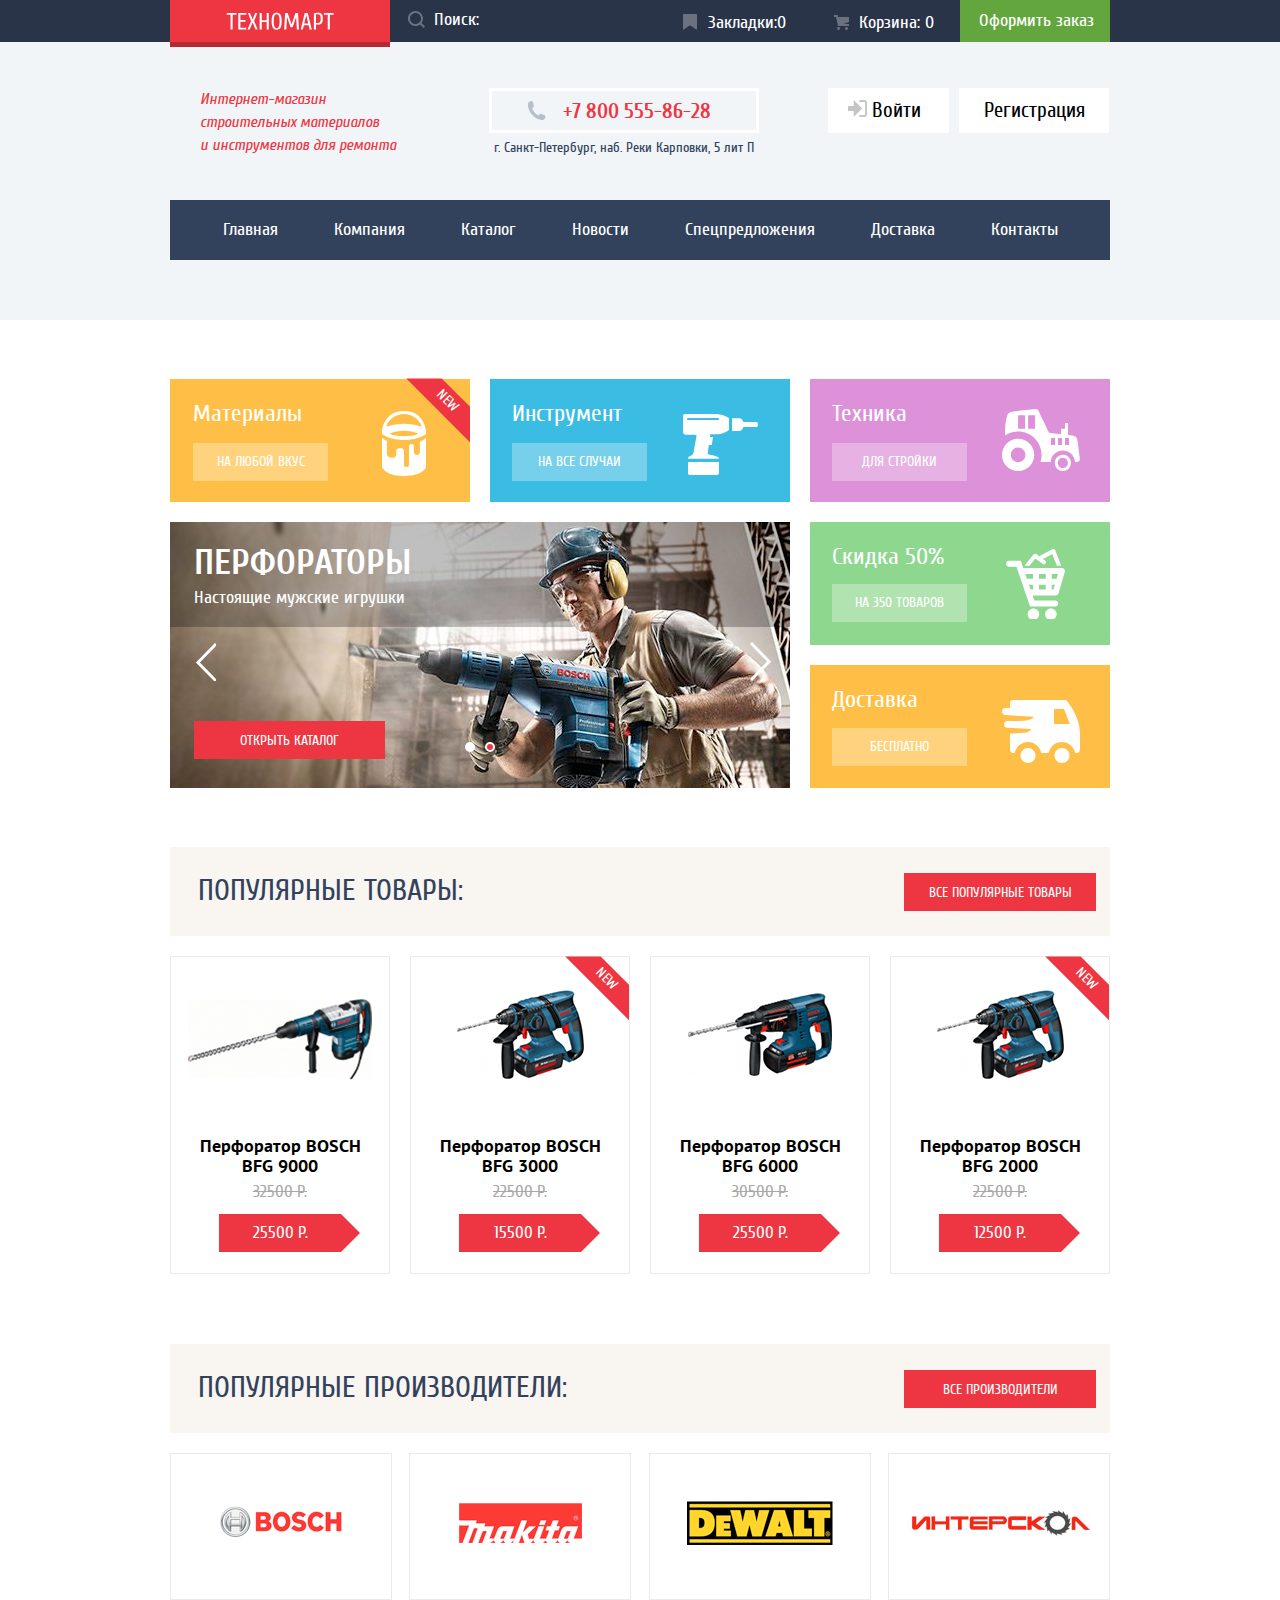
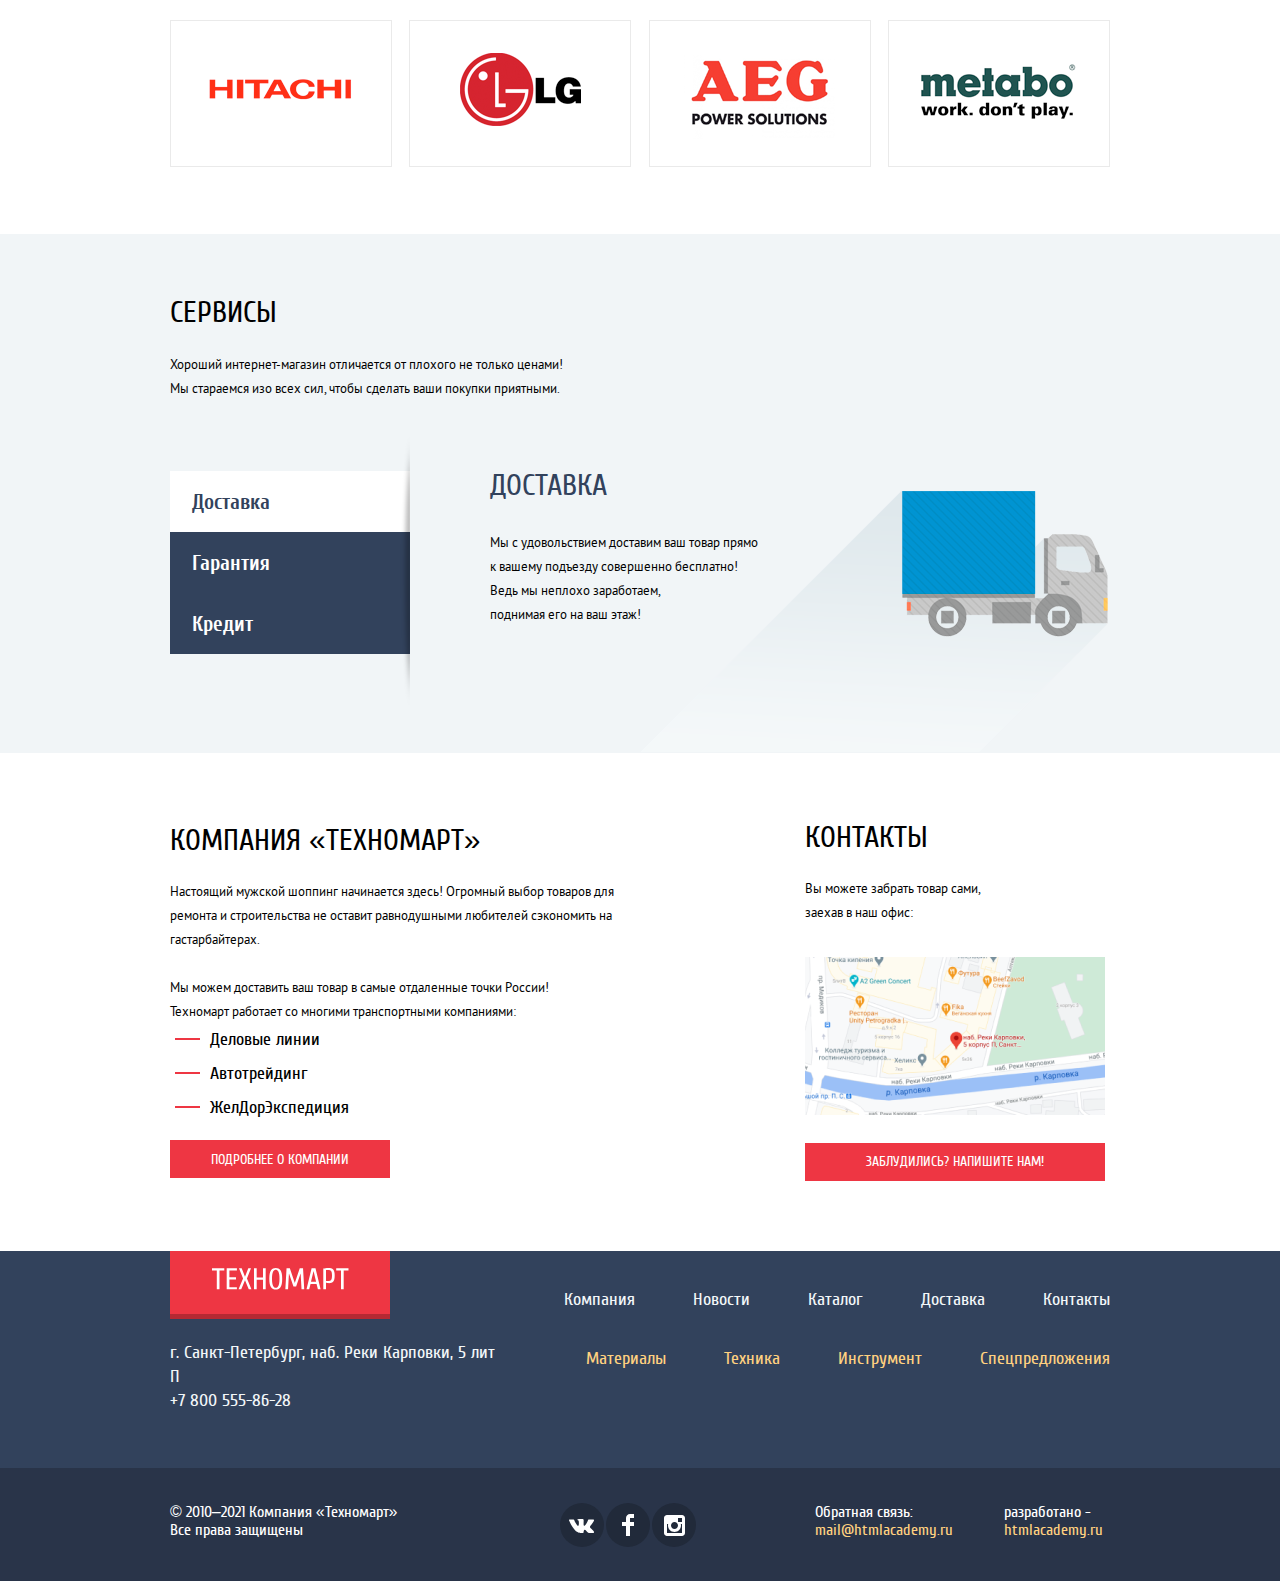
<file: index.html>
<!DOCTYPE html>
<html lang="ru" class="pages">
  <head>
    <meta charset="utf-8">
    <title>HTML Academy: Техномарт</title>
    <link rel="icon" href="favicon.ico">
    <link rel="stylesheet" href="css/normalize.css">
    <link rel="stylesheet" href="css/style.css">
  </head>
  <body class="page_body">
    <header class="main_header ">
      <div class="header_background">
        <div class="header_wrap container">
          <div class="header_flex">
            <div class="logo header_logo">
              <a href="index.html" class="header_logo_link"><img src="img/logo-technomart.svg" width="108" height="18" alt="логотип Техномарт"></a>
            </div>
            <form  action="#" method="GET">
              <label class="header_search_label">                 
                <input class="header_search" type="search" placeholder="Поиск:">
              </label>
            </form>
          </div>
          <ul class="user_nav">
            <li class="first_user_nav header_li_bookmarks"><a class="user_nav_link header_bookmarks" href="#">Закладки:0</a></li>
            <li class="first_user_nav header_li_basket"><a class="user_nav_link header_basket" href="#">Корзина: 0</a></li>
            <li class="last_user_nav"><a class="user_nav_link" href="#">Оформить заказ</a></li>
          </ul>
        </div>
      </div>
      <div class="header_second_background">
        <div class="container">
          <div class="header_middle">
            <h1 class="main_headline">Интернет-магазин<br>строительных материалов<br>и инструментов для ремонта</h1>
            <div class="header_contacts">
              <a href="tel:+78005558628" class="header_tel">+7 800 555-86-28</a>
              <address class="header_address">г. Санкт-Петербург, наб. Реки Карповки, 5 лит П</address>
            </div>
            <ul class="login_nav">
              <li class="first_li_login_button"><a class="login_button first_login_button">Войти</a></li>
              <li class="second_li_login_button"><a class="login_button second_login_button" >Регистрация</a></li>
            </ul>
          </div>
          <nav class="main_nav">
            <ul class="main_nav_list">
              <li class="main_nav_item"><a class="main_nav_link" href="#">Главная</a></li>
              <li class="main_nav_item"><a class="main_nav_link" href="#">Компания</a></li>
              <li class="main_nav_item"><a class="main_nav_link" href="catalog.html">Каталог</a></li>
              <li class="main_nav_item"><a class="main_nav_link" href="#">Новости</a></li>
              <li class="main_nav_item"><a class="main_nav_link" href="#">Спецпредложения</a></li>
              <li class="main_nav_item"><a class="main_nav_link" href="#">Доставка</a></li>
              <li class="main_nav_item"><a class="main_nav_link" href="#">Контакты</a></li>
            </ul>
          </nav>
        </div>
      </div>
    </header>
    <main>
      <section class="offers container">
        <h2 class="visually_hidden">Наши предложения</h2>
        <ul class="offers_list">
          <li class="offers_materials">
            <span class="new_mark">new</span>
            <h3 class="offers_headline offers_materials_headline">Материалы</h3>
            <a class="offers_link offers_materials_link" href="#">на любой вкус</a>
          </li>
          <li class="offers_instrument">
            <h3 class="offers_headline offers_instrument_headline">Инструмент</h3>
            <a class="offers_link offers_instrument_link" href="#">на все случаи</a>
          </li>
          <li class="offers_technics">
            <h3 class="offers_headline offers_technics_headline">Техника</h3>
            <a class="offers_link offers_technics_link" href="#">для стройки</a>
          </li>
          <li class="offers_perf">
            <h3 class="offers_slider_headline">Перфораторы</h3>
            <p class="offers_slider_p">Настоящие мужские игрушки</p>
            <a href="catalog.html" class="button offers_slider_button">открыть каталог</a>
            <button class="slider_button slider_last_button" type="button" aria-label="предыдущий слайд"></button>
            <button class="slider_button slider_next_button" type="button" aria-label="следующий слайд"></button>
            <button class="slider_radio_button first_slider_radio_button" type="button" aria-label="первый слайд"></button>
            <button class="slider_radio_button second_slider_radio_button" type="button" aria-label="второй слайд"></button>
          </li>
          <li class="offers_drill">
            <h3 class="offers_slider_headline">дрели</h3>
            <p class="offers_slider_p">Соседям на радость!</p>
            <a href="catalog.html" class="button offers_slider_button">открыть каталог</a>
            <button class="slider_button slider_last_button" type="button" aria-label="предыдущий слайд"></button>
            <button class="slider_button slider_next_button" type="button" aria-label="следующий слайд"></button>
            <button class="slider_radio_button first_slider_radio_button"></button>
            <button class="slider_radio_button second_slider_radio_button"></button>
          </li>
          <li class="offers_discount">
            <h3 class="offers_headline offers_discount_headline">Скидка 50%</h3>
            <a class="offers_link offers_discount_link" href="#">на 350 товаров</a>
          </li>
          <li class="offers_delivery">
            <h3 class="offers_headline offers_delivery_headline">Доставка</h3>
            <a class="offers_link offers_delivery_link" href="#">бесплатно</a>
          </li>
        </ul>
      </section>
      <section class="products container">
        <div class="products_wrapper">
          <h2 class="products_headline">популярные товары:</h2>
          <a href="#" class="button products_button">все популярные товары</a>
        </div>
        <ul class="products_list">
          <li class="products_list_item">
            <a class="product_list_link"  href="#">
              <img class="product_list_img"  src="img/tool1.jpg" width="184" height="164" alt="Перфоратор BOSCH BFG 9000">
            </a>
            <div class="product_buttons">
              <a href="#" class="product_button product_button_buy">Купить</a>
              <a href="#" class="product_button product_button_bookmark">В закладки</a>
            </div>
            <div class="product_item_bottom">
              <p class="product_name">Перфоратор BOSCH<br>BFG 9000</p>
              <del class="product_old_price">32500 Р.</del>
              <button type="submit" class="button product_new_price">25500 Р.</button>
            </div>
          </li>
          <li class="products_list_item">
            <div class="product_img">
              <span class="new_mark">new</span>
              <a class="product_list_link" href="#">
                <img src="img/tool2.jpg" width="127" height="112" alt="Перфоратор BOSCH BFG 3000">
              </a>
              <div class="product_buttons">
                <a href="#" class="product_button product_button_buy">Купить</a>
                <a href="#" class="product_button product_button_bookmark">В закладки</a>
              </div>
            </div>
            <div class="product_item_bottom">
              <p class="product_name">Перфоратор BOSCH<br>BFG 3000</p>
              <del class="product_old_price">22500 Р.</del>
              <button type="submit" class="button product_new_price">15500 Р.</button>
            </div>
          </li>
          <li class="products_list_item">
            <div class="product_img">
            <a class="product_list_link" href="#">
              <img src="img/tool3.jpg" width="144" height="128" alt="Перфоратор BOSCH BFG 6000">
            </a>
            <div class="product_buttons">
              <a href="#" class="product_button product_button_buy">Купить</a>
              <a href="#" class="product_button product_button_bookmark">В закладки</a>
            </div>
            </div>
            <div class="product_item_bottom">
              <p class="product_name">Перфоратор BOSCH<br>BFG 6000</p>
              <del class="product_old_price">30500 Р.</del>
              <button type="submit" class="button product_new_price">25500 Р.</button>
            </div>
          </li>
          <li class="products_list_item">
            <div class="product_img">
              <span class="new_mark">new</span>
            <a class="product_list_link" href="#">
              <img src="img/tool2.jpg" width="127" height="112" alt="Перфоратор BOSCH BFG 2000">
            </a>
            <div class="product_buttons">
              <a href="#" class="product_button product_button_buy">Купить</a>
              <a href="#" class="product_button product_button_bookmark">В закладки</a>
            </div>
            </div>
            <div class="product_item_bottom">
              <p class="product_name">Перфоратор BOSCH<br>BFG 2000</p>
              <del class="product_old_price">22500 Р.</del>
              <button type="submit" class="button product_new_price">12500 Р.</button>
            </div>
          </li>
        </ul>
      </section>
      <section class="manufacturer container">
        <div class="manufacturer_wrapper">
          <h2 class="manufacturer_headline">популярные производители:</h2>
          <a href="#" class="button manufacturer_button">все производители</a>
        </div>
        <ul class="manufacturer_list">
          <li class="manufacturer_item">
            <a class="manufacturer_link">
            <img class="manufacturer_img" src="img/logo1.png" width="126" height="37" alt="bosch">
            </a>
          </li>
          <li class="manufacturer_item">
            <a class="manufacturer_link">
            <img src="img/logo2.png" width="123" height="40" alt="makita">
            </a>
          </li>
          <li class="manufacturer_item">
            <a class="manufacturer_link">
            <img src="img/logo3.png" width="146" height="44" alt="dewalt">
            </a>
          </li>
          <li class="manufacturer_item">
            <a class="manufacturer_link">
            <img src="img/logo4.png" width="200" height="76" alt="интерскол">
            </a>
          </li>
          <li class="manufacturer_item">
            <a class="manufacturer_link">
            <img src="img/logo5.png" width="169" height="31" alt="hitachi">
            </a>
          </li>
          <li class="manufacturer_item">
            <a class="manufacturer_link">
            <img src="img/logo6.png" width="121" height="73" alt="lg">
            </a>
          </li>
          <li class="manufacturer_item">
            <a class="manufacturer_link">
            <img src="img/logo7.png" width="151" height="98" alt="aeg">
            </a>
          </li>
          <li class="manufacturer_item">
            <a class="manufacturer_link">
            <img src="img/logo8.png" width="206" height="73" alt="metabo">
            </a>
          </li>
        </ul>
      </section>
      <div class="services_background">
        <section class="services container">
          <h2 class="services_main_headline">Сервисы</h2>
          <p class="services_p">Хороший интернет-магазин отличается от плохого не только ценами!<br>
            Мы стараемся изо всех сил, чтобы сделать ваши покупки приятными.</p>
          <div class="services_content">
            <ul class="services_list">
              <li class="services_list_item first_services_list_item">
                <a class="services_link first_services_link" href="#"> Доставка</a>
              </li>
              <li class="services_list_item">
                <a class="services_link" href="#">Гарантия</a>
              </li>
              <li class="services_list_item">
                <a class="services_link" href="#">Кредит</a>
              </li>
            </ul>
            <ul class="services_second_list">
              <li class="services_second_item services_delivery_item">
                <h3 class="services_headline">доставка</h3>
                <p class="services_p">Мы с удовольствием доставим ваш товар прямо<br>
                  к вашему подъезду совершенно бесплатно!<br>
                  Ведь мы неплохо заработаем,<br>
                  поднимая его на ваш этаж!</p></li>
              <li class="services_second_item services_guarantee_item">
                <h3 class="services_headline">Гарантия</h3>
                <p class="services_p">Если купленный у нас товар поломается или заискрит,<br>
                  а также в случае пожара, спровоцированного его<br>
                  возгоранием,  вы всегда можете быть уверены в нашей<br>
                  гарантии. Мы обменяем сгоревший товар на новый.<br>
                  Дом уж восстановите как-нибудь сами.</p>
              </li>
              <li class="services_second_item services_credit_item">
                <h3 class="services_headline">кредит</h3>
                <p class="services_p">КредитЗалезть в долговую яму стало проще!<br>
                  Кредитные консультанты придут вам на помощь.</p>
                <button type="submit" class="button credit_button">отправить заявку</button>
              </li>
            </ul>
          </div>
        </section>
      </div>
      <div class="container">
        <div class="company_wrapper">
          <section class="about_company">
            <h2 class="about_company_headline">компания «Техномарт»</h2>
            <p class="about_company_p">Настоящий мужской шоппинг начинается здесь! Огромный выбор товаров для<br>
              ремонта и строительства не оставит равнодушными любителей сэкономить на<br> гастарбайтерах.<br><br>
              Мы можем доставить ваш товар в самые отдаленные точки России!<br>
              Техномарт работает со многими транспортными компаниями:</p>
            <ul class="about_company_delivery">
              <li class="delivery_item">Деловые линии</li>
              <li class="delivery_item">Автотрейдинг</li>
              <li class="delivery_item">ЖелДорЭкспедиция</li>
            </ul>
            <a href="#" class="button about_company_button">Подробнее о компании</a>
          </section>
          <section class="contacts ">
            <h2 class="contacts_headline">контакты</h2>
            <p class="contacts_p">Вы можете забрать товар сами,<br>
            заехав в наш офис:</p>
            <a href="https://www.google.com/maps/place/Большая+Конюшенная+ул.,+19%2F8,+Санкт-Петербург,+191186/@59.9387165,30.3208587,17z/data=!3m1!4b1!4m5!3m4!1s0x4696310fca145cc1:0x42b32648d8238007!8m2!3d59.9387165!4d30.3230474">
              <img src="img/map.png" width="300" height="158" alt="карта с адресом: г. Санкт-Петербург, наб. Реки Карповки, 5 лит П">
            </a>
            <a href="#" class="button contacts_button">Заблудились? Напишите нам!</a>
          </section>
        </div>
      </div>
    </main>

    <footer class="main_footer">
      <div class="container">
        <div class="footer_flex">
          <div>
            <div class="logo footer_logo">
              <a href="index.html" class="footer_logo_link"><img  src="img/logo-technomart.svg" width="138" height="23" alt="Логотип техномарт"></a>
            </div>
            <p class="footer_address">г. Санкт-Петербург, наб. Реки Карповки, 5 лит П<br>+7 800 555-86-28</p>
          </div>
          <nav class="footer_nav">
            <ul class="first_footer_list">
              <li class="first_footer_item">
                <a class="first_footer_link" href="#">Компания</a>
              </li>
              <li class="first_footer_item">
                <a class="first_footer_link" href="#">Новости</a>
              </li>
              <li class="first_footer_item">
                <a class="first_footer_link" href="catalog.html">Каталог</a>
              </li>
              <li class="first_footer_item">
                <a class="first_footer_link" href="#">Доставка</a>
              </li>
              <li class="first_footer_item">
                <a class="first_footer_link" href="#">Контакты</a>
              </li>
            </ul>
            <ul class="second_footer_list">
              <li class="second_footer_item">
                <a class="second_footer_link" href="#">Материалы</a>
              </li>
              <li class="second_footer_item">
                <a class="second_footer_link" href="#">Техника</a>
              </li>
              <li class="second_footer_item">
                <a class="second_footer_link" href="#">Инструмент</a>
              </li>
              <li class="second_footer_item">
                <a class="second_footer_link" href="#">Спецпредложения</a>
              </li>
            </ul>
          </nav>
        </div>
      </div>
      <div class="footer_wrapper">
        <div class="footer_social container">
          <p class="footer_social_company">© 2010–2021 Компания «Техномарт»<br>Все права защищены</p>
          <ul class="footer_social_list">
            <li class="footer_social_item">
              <a href="#" class="social_button footer_social_link">
                <span class="visually_hidden">Вконтакте</span>
                <svg width="26" height="15" viewBox="0 0 26 15" fill="none" xmlns="http://www.w3.org/2000/svg">
                  <path d="M15.5403 11.7281C16.4609 11.4384 17.6395 13.6406 18.8943 14.4834C19.836 15.1219 20.5573 14.9841 20.5573 14.9841L23.9017 14.9372C23.9017 14.9372 25.6495 14.8322 24.8232 13.4803C24.7549 13.3678 24.3389 12.4781 22.334 10.6472C20.2376 8.73186 20.5217 9.04218 23.0456 5.73093C24.5835 3.71249 25.1988 2.47968 25.0062 1.95468C24.8213 1.44936 23.6918 1.58061 23.6918 1.58061L19.9237 1.60593C19.5568 1.60686 19.2458 1.71749 19.1042 2.08874C19.1013 2.09249 18.5062 3.65061 17.7127 4.9753C16.0362 7.77749 15.3669 7.92655 15.0896 7.75124C14.4531 7.3453 14.6139 6.1228 14.6139 5.25374C14.6139 2.5378 15.0299 1.4053 13.7992 1.1128C13.388 1.0153 13.0876 0.951552 12.0389 0.942177C10.6985 0.922489 9.56027 0.942177 8.91508 1.25061C8.48656 1.45968 8.15819 1.91811 8.35753 1.94436C8.6079 1.97718 9.1693 2.09436 9.46975 2.49374C9.8559 3.01124 9.84434 4.17093 9.84434 4.17093C9.84434 4.17093 10.0649 7.36874 9.32434 7.7653C8.8159 8.03718 8.12064 7.48218 6.62516 4.9378C5.86153 3.63655 5.28471 2.19843 5.28471 2.19843C5.28471 2.19843 5.17301 1.93124 4.97079 1.78499C4.73005 1.61155 4.39301 1.55624 4.39301 1.55624L0.816563 1.57874C0.816563 1.57874 0.27923 1.59374 0.0818227 1.82436C-0.0934366 2.02874 0.0673782 2.45061 0.0673782 2.45061C0.0673782 2.45061 2.86864 8.90155 6.04064 12.1509C8.94879 15.1341 12.2537 14.9362 12.2537 14.9362H13.7511C13.7511 14.9362 14.2027 14.8856 14.4338 14.6437C14.6495 14.4187 14.6399 13.9959 14.6399 13.9959C14.6399 13.9959 14.61 12.0187 15.5403 11.7281Z" fill="white"/>
                </svg>
              </a>
            </li>
            <li class="footer_social_item">
              <a href="#" class="social_button footer_social_link">
                <span class="visually_hidden">Фейсбук</span>
                <svg width="12" height="22" viewBox="0 0 12 22" fill="none" xmlns="http://www.w3.org/2000/svg">
                  <path d="M12 4V0H8C5.79086 0 4 1.79086 4 4V8H0V12H4V22H8V12H12V8H8V4H12Z" fill="white"/>
                </svg>                  
              </a>
            </li>
            <li class="footer_social_item">
              <a href="#" class="social_button footer_social_link">
                <span class="visually_hidden">Инстаграм</span>
                <svg width="21" height="21" viewBox="0 0 21 21" fill="none" xmlns="http://www.w3.org/2000/svg">
                  <path fill-rule="evenodd" clip-rule="evenodd" d="M3 0H18C19.65 0 21 1.35 21 3V18C21 19.65 19.65 21 18 21H3C1.35 21 0 19.65 0 18V3C0 1.35 1.35 0 3 0ZM14 10.5C14 8.57 12.43 7 10.5 7C8.57 7 7 8.57 7 10.5C7 12.43 8.57 14 10.5 14C12.43 14 14 12.43 14 10.5ZM3 18V9H4.181C4.0626 9.49127 4.00186 9.99467 4 10.5C4 14.0899 6.91015 17 10.5 17C14.0899 17 17 14.0899 17 10.5C16.9986 9.99464 16.9379 9.49118 16.819 9H18V18H3ZM14 7H18V3H14V7Z" fill="white"/>
                </svg>                  
              </a>
            </li>
          </ul>
          <div class="footer_feedback">
            <p class="footer_p footer_first_p">Обратная связь:<br><span class="footer_email"><a class="footer_link" href="#">mail@htmlacademy.ru</a></span></p>
            <p class="footer_p">разработано - <br><span class="footer_site"><a class="footer_link" href="https://htmlacademy.ru/intensive/htmlcss">htmlacademy.ru</a></span></p>
          </div>
        </div>
      </div>
    </footer>

    <section class="write_us">
      <div class="write_us_container">
        <h2 class="visually_hidden">Напишите нам</h2>
        <form action="https://echo.htmlacademy.ru" method="POST">
          <div class="write_us_wrapper">
              <label class="write_us_label" for="your_name">Ваше имя:
                <input class="write_us_input" id="your_name" type="text" name="guest_name" placeholder="Имя Фамилия">
              </label>
              <label class="write_us_label" for="your_email">Ваш e-mail:
                <input class="write_us_input" id="your_email" type="email" name="guest_email" placeholder="email@example.com">
              </label>
          </div>
          <label class="write_us_label textarea_label">Текст письма:
            <textarea class="write_us_textarea" name="guest_message" placeholder="В свободной форме"></textarea>
          </label>
        </form>
      </div>
        <div class="write_us_button_wrapper">
          <button class="write_us_button button" type="submit">Отправить</button>
        </div>
      
    </section>
    <section class="big_map">
      <h2 class="visually_hidden">Как до нас добраться</h2>
      <img class="big_map_img" src="img/big_map.png" width="943" height="449" alt="карта как добраться">
    </section>

  </body>
</html>
</file>
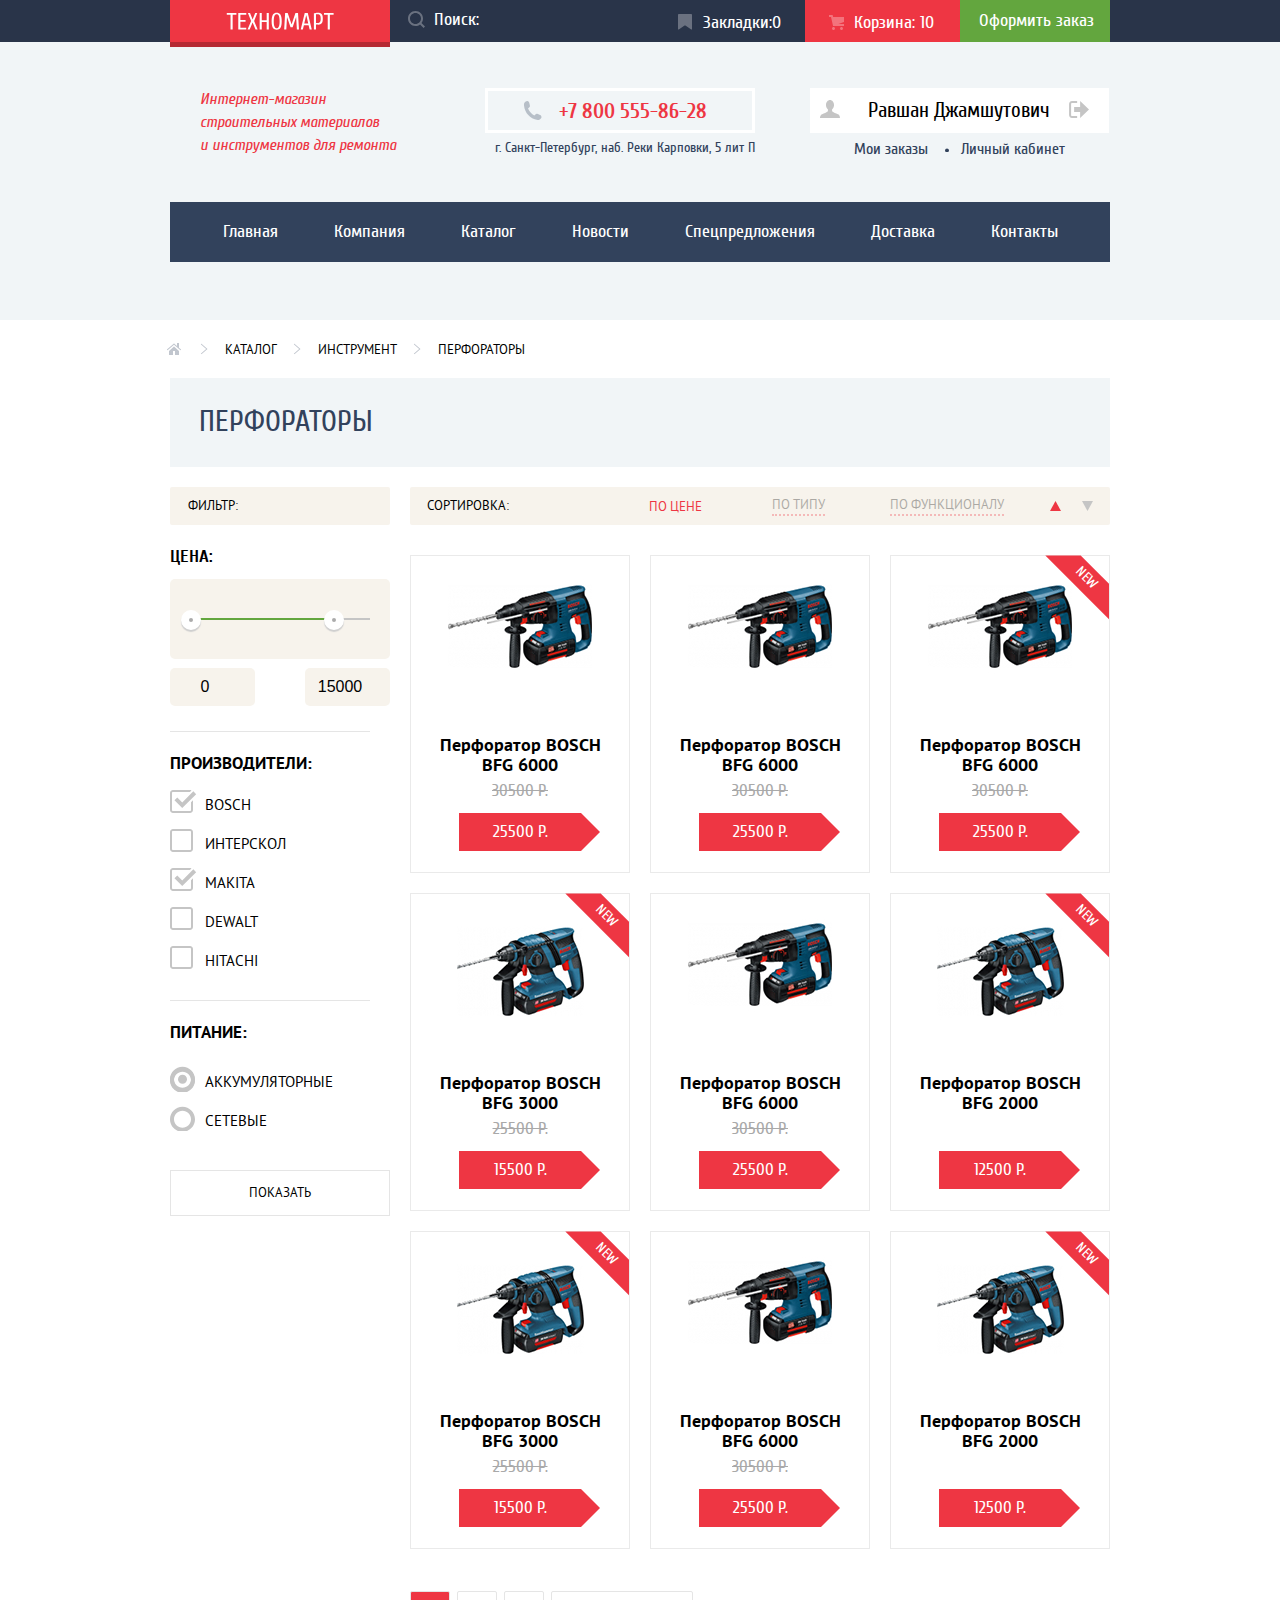
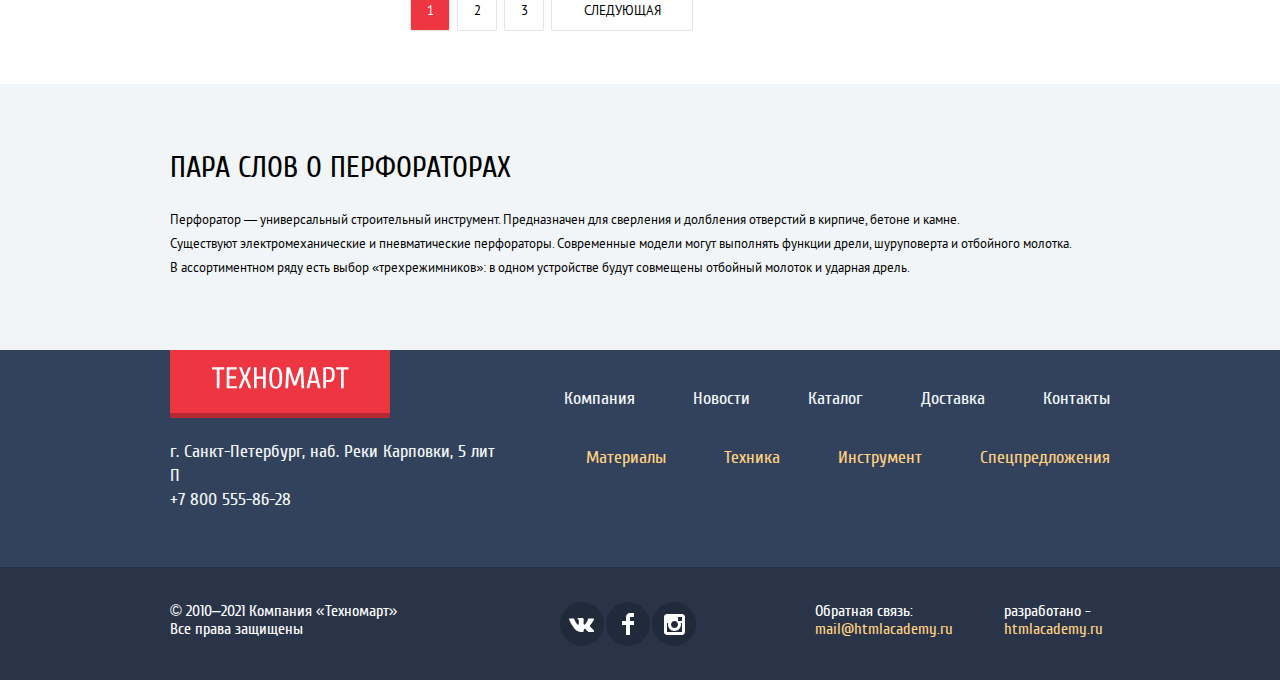
<file: catalog.html>
<!DOCTYPE html>
<html lang="ru" class="pages">
  <head>
    <meta charset="utf-8">
    <title>HTML Academy: Техномарт</title>
    <link rel="icon" href="favicon.ico">
    <link rel="stylesheet" href="css/normalize.css">
    <link rel="stylesheet" href="css/style.css">
  </head>
  <body class="page_body">
    <header class="main_header ">
      <div class="header_background">
        <div class="header_wrap container">
          <div class="header_flex">
            <div class="logo header_logo">
              <a href="index.html" class="header_logo_link"><img src="img/logo-technomart.svg" width="108" height="18" alt="логотип Техномарт"></a>
            </div>
            <form  action="#" method="GET">
              <label class="header_search_label">                 
                <input class="header_search" type="search" placeholder="Поиск:">
              </label>
            </form>
          </div>
          <ul class="user_nav">
            <li class="first_user_nav header_li_bookmarks"><a class="user_nav_link header_bookmarks" href="#">Закладки:0</a></li>
            <li class="first_user_nav header_li_basket catalog_basket"><a class="user_nav_link header_basket" href="#">Корзина: 10</a></li>
            <li class="last_user_nav"><a class="user_nav_link" href="#">Оформить заказ</a></li>
          </ul>
        </div>
      </div>
      <div class="header_second_background">
        <div class="container">
          <div class="header_middle">
            <h1 class="main_headline main_catalog_headline">Интернет-магазин<br>строительных материалов<br>и инструментов для ремонта</h1>
            <div class="header_contacts catalog_header_contacts">
              <a href="tel:+78005558628" class="header_tel">+7 800 555-86-28</a>
              <address class="header_address catalog_header_address">г. Санкт-Петербург, наб. Реки Карповки, 5 лит П</address>
            </div>
            <div class="catalog_personal_area">
              <div class="catalog_person">
                <a class="catalog_person_link" href="#">Равшан Джамшутович</a>
              </div>
              <ul class="catalog_login_nav">
                <li class="catalog_login_item"><a class="catalog_login_link" href="#">Мои заказы</a></li>
                <li class="catalog_login_item"><a class="catalog_login_link" href="#">Личный кабинет</a></li>
              </ul>
            </div>
          </div>
          <nav class="main_nav">
            <ul class="main_nav_list">
              <li class="main_nav_item"><a class="main_nav_link" href="index.html">Главная</a></li>
              <li class="main_nav_item"><a class="main_nav_link" href="#">Компания</a></li>
              <li class="main_nav_item"><a class="main_nav_link" href="#">Каталог</a></li>
              <li class="main_nav_item"><a class="main_nav_link" href="#">Новости</a></li>
              <li class="main_nav_item"><a class="main_nav_link" href="#">Спецпредложения</a></li>
              <li class="main_nav_item"><a class="main_nav_link" href="#">Доставка</a></li>
              <li class="main_nav_item"><a class="main_nav_link" href="#">Контакты</a></li>
            </ul>
          </nav>
        </div>
      </div>
    </header>
    <main class=" ">
      <div class="page_catalog container">
        <ul class="breadcrumbs">
            <li class="breadcrumbs_item">
                <a class="breadcrumbs_link" href="catalog.html">каталог</a>
            </li>
            <li class="breadcrumbs_item">
                <a class="breadcrumbs_link" href="catalog.html">инструмент</a>
            </li>
            <li class="breadcrumbs_item">
              перфораторы
            </li>
        </ul>
        <h1 class="catalog_main_headline">перфораторы</h1>
        <h2 class="filters_headline">фильтр:</h2>
        <section class="filters">
          <form class="range_filter_form" method="get" action="https://echo.htmlacademy.ru">
            <fieldset class="filter_item2">
                <legend class="range_filter_legend">Цена:</legend>
                <div class="range_filter">
                  <div class="range_controls">
                    <div class="scale">
                      <div class="bar" style="width: 70%;margin-left: 5%"></div>
                    </div>
                    <div class="toggle toggle_min" tabindex="0" style="left: 5%"></div>
                    <div class="toggle toggle_max" tabindex="0" style="left: 70%"></div>
                  </div>
                  <div class="price_controls">
                    <label class="min_price">
                      <input type="number" name="min_price" value="0">
                    </label>
                    <label class="max_price">
                      <input type="number" name="max_price" value="15000">
                    </label>
                  </div>
                </div>
            </fieldset>
          </form>
          <form class="filter" method="GET" action="https://echo.htmlacademy.ru">
            <fieldset class="catalog_filter_first_fieldset">
              <legend class="filters_legend">производители:</legend>
              <ul class="filter_first_list">
                <li class="filter_item">
                  <input class="filter_input_checkbox visually_hidden" type="checkbox" name="bosch" id="filter_bosch" checked>
                  <label class="filter_label" for="filter_bosch">bosch</label>
                </li>
                <li class="filter_item">
                  <input class="filter_input_checkbox visually_hidden" type="checkbox" name="interskol" id="filter-interskol">
                  <label class="filter_label" for="filter-interskol">интерскол</label>
                </li>
                <li class="filter_item">
                  <input class="filter_input_checkbox visually_hidden" type="checkbox" name="makita" id="filter_makita" checked>
                  <label class="filter_label" for="filter_makita">makita</label>
                </li>
                <li class="filter_item">
                  <input class="filter_input_checkbox visually_hidden" type="checkbox" name="dewalt" id="filter-dewalt">
                  <label class="filter_label" for="filter-dewalt">dewalt</label>
                </li>
                <li class="filter_item">
                  <input class="filter_input_checkbox visually_hidden" type="checkbox" name="hitachi" id="filter-hitachi">
                  <label class="filter_label" for="filter-hitachi">hitachi</label>
                </li>
              </ul>
            </fieldset>
          </form>
          <form class="filter2" method="GET" action="https://echo.htmlacademy.ru">
            <fieldset class="catalog_filter_second_fieldset">
              <legend class="filters_legend filters_feed_legend">питание:</legend>
              <ul class="filter_second_list">
                <li class="filter_item">
                  <input class="filter_input_radio visually_hidden" type="radio" name="power" value="battery" id="filter_battery" checked>
                  <label class="filter_label_radio" for="filter_battery">аккумуляторные</label>
                </li>
                <li class="filter_item">
                  <input class="filter_input_radio visually_hidden" type="radio" name="power" value="net" id="filter_net">
                  <label class="filter_label_radio" for="filter_net">сетевые</label>
                </li>
              </ul>
            </fieldset>
            <button class="filter_button" type="submit">Показать</button>
          </form>
        </section>
        <section class="catalog_sort">
          <h2 class="visually_hidden">сортировка</h2>
          <ul class="catalog_sort_list">
            <li class="sort_headline">сортировка:</li>
            <li class="first_sort"><a href="#">по цене</a></li>
            <li class="second_sort"><a href="#">по типу</a></li>
            <li class="third_sort"><a href="#"> по функционалу</a></li>
            <li class="fourth_sort"><a href="#">
              <svg width="11" height="10" viewBox="0 0 11 10" fill="none" xmlns="http://www.w3.org/2000/svg">
                <path d="M5.5 0L11 10L0 10" fill="#EE3643"/>
              </svg>
            </a></li>
            <li class="last_sort"><a href="#">
              <svg width="11" height="10" viewBox="0 0 11 10" fill="none" xmlns="http://www.w3.org/2000/svg">
                <path d="M5.5 10L0 0H11" fill="#C5C5C5"/>
              </svg>
            </a></li>
          </ul>
          
        </section>
        <section class="catalog">
          <h2 class="visually_hidden">список перфораторов</h2>
          <ul class="catalog_list">
            <li class="products_list_item">
                <div class="catalog_product_img">
                  <a href="#" class="product_list_link">
                    <img class="test123" src="img/tool3.jpg" width="144" height="128" alt="Перфоратор BOSCH BFG 6000">
                  </a>
                  <div class="product_buttons">
                    <a href="#" class="product_button product_button_buy">Купить</a>
                    <a href="#" class="product_button product_button_bookmark">В закладки</a>
                  </div>
                </div>
                <div class="product_item_bottom">
                  <p class="product_name">Перфоратор BOSCH<br> BFG 6000</p>
                  <del class="product_old_price">30500 Р.</del>
                  <button class="product_new_price button" type="button">25500 Р.</button>          
                </div>
            </li>
            <li class="products_list_item">
                <div class="catalog_product_img">
                  <a href="#" class="product_list_link">
                    <img class="test123" src="img/tool3.jpg" width="144" height="128" alt="Перфоратор BOSCH BFG 6000">
                  </a>
                  <div class="product_buttons">
                    <a href="#" class="product_button product_button_buy">Купить</a>
                    <a href="#" class="product_button product_button_bookmark">В закладки</a>
                  </div>
                </div>
                <div class="product_item_bottom">
                  <p class="product_name">Перфоратор BOSCH<br> BFG 6000</p>
                  <del class="product_old_price">30500 Р.</del>
                  <button class="product_new_price button" type="button">25500 Р.</button>           
                </div>
              </li>
            <li class="products_list_item">
              <span class="new_mark">new</span>
                <div class="catalog_product_img">
                  <a href="#" class="product_list_link">
                    <img class="test123" src="img/tool3.jpg" width="144" height="128" alt="Перфоратор BOSCH BFG 6000">
                  </a>
                  <div class="product_buttons">
                    <a href="#" class="product_button product_button_buy">Купить</a>
                    <a href="#" class="product_button product_button_bookmark">В закладки</a>
                  </div>
                </div>
                <div class="product_item_bottom">
                  <p class="product_name">Перфоратор BOSCH<br> BFG 6000</p>
                  <del class="product_old_price">30500 Р.</del>
                  <button class="product_new_price button" type="button">25500 Р.</button>          
                </div>
            </li>
            <li class="products_list_item">
              <span class="new_mark">new</span>
                <div>
                  <a href="#" class="product_list_link">
                    <img class="test123" src="img/tool2.jpg" width="127" height="112" alt="Перфоратор BOSCH BFG 3000">
                  </a>
                  <div class="product_buttons">
                    <a href="#" class="product_button product_button_buy">Купить</a>
                    <a href="#" class="product_button product_button_bookmark">В закладки</a>
                  </div>
                </div>
                <div class="product_item_bottom">
                  <p class="product_name">Перфоратор BOSCH<br> BFG 3000</p>
                  <del class="product_old_price">25500 Р.</del>
                  <button class="product_new_price button" type="button">15500 Р.</button>  
                </div>          
            </li>
            <li class="products_list_item">
                <div class="catalog_product_img">
                  <a href="#" class="product_list_link">
                    <img class="test123" src="img/tool3.jpg" width="144" height="128" alt="Перфоратор BOSCH BFG 6000">
                  </a>
                  <div class="product_buttons">
                    <a href="#" class="product_button product_button_buy">Купить</a>
                    <a href="#" class="product_button product_button_bookmark">В закладки</a>
                  </div>
                </div>
                <div class="product_item_bottom">
                  <p class="product_name">Перфоратор BOSCH<br> BFG 6000</p>
                  <del class="product_old_price">30500 Р.</del>
                  <button class="product_new_price button" type="button">25500 Р.</button>   
                </div>         
            </li>
            <li class="products_list_item">
              <span class="new_mark">new</span>
                <div>
                  <a href="#" class="product_list_link">
                    <img class="test123" src="img/tool2.jpg" width="127" height="112" alt="Перфоратор BOSCH BFG 2000">
                  </a>
                  <div class="product_buttons">
                    <a href="#" class="product_button product_button_buy">Купить</a>
                    <a href="#" class="product_button product_button_bookmark">В закладки</a>
                  </div>
                </div>
                <div class="product_item_bottom">
                  <p class="product_name">Перфоратор BOSCH<br> BFG 2000</p>
                  <del class="product_old_price display_none">30500 Р.</del>
                  <button class="product_new_price button" type="button">12500 Р. </button>  
                </div>         
            </li>
            <li class="products_list_item">
              <span class="new_mark">new</span>
                <div>
                  <a href="#" class="product_list_link">
                    <img class="test123" src="img/tool2.jpg" width="127" height="112" alt="Перфоратор BOSCH BFG 3000">
                  </a>
                  <div class="product_buttons">
                    <a href="#" class="product_button product_button_buy">Купить</a>
                    <a href="#" class="product_button product_button_bookmark">В закладки</a>
                  </div>
                </div>
                <div class="product_item_bottom">
                  <p class="product_name">Перфоратор BOSCH<br> BFG 3000</p>
                  <del class="product_old_price">25500 Р.</del>
                  <button class="product_new_price button" type="button">15500 Р.</button> 
                </div>           
            </li>
            <li class="products_list_item">
                <div class="catalog_product_img">
                  <a href="#" class="product_list_link">
                    <img class="test123" src="img/tool3.jpg" width="144" height="128" alt="Перфоратор BOSCH BFG 6000">
                  </a>
                  <div class="product_buttons">
                    <a href="#" class="product_button product_button_buy">Купить</a>
                    <a href="#" class="product_button product_button_bookmark">В закладки</a>
                  </div>
                </div>
                <div class="product_item_bottom">
                  <p class="product_name">Перфоратор BOSCH<br> BFG 6000</p>
                  <del class="product_old_price">30500 Р.</del>
                  <button class="product_new_price button" type="button">25500 Р.</button>  
                </div>          
            </li>
             <li class="products_list_item">
              <span class="new_mark">new</span>
                <div>
                  <a href="#" class="product_list_link">
                    <img class="test123" src="img/tool2.jpg" width="127" height="112" alt="Перфоратор BOSCH BFG 2000">
                  </a>
                  <div class="product_buttons">
                    <a href="#" class="product_button product_button_buy">Купить</a>
                    <a href="#" class="product_button product_button_bookmark">В закладки</a>
                  </div>
                </div>
                <div class="product_item_bottom">
                  <p class="product_name">Перфоратор BOSCH<br> BFG 2000</p>
                  <del class="product_old_price display_none">30500 Р.</del>
                  <button class="product_new_price button" type="button">12500 Р.</button>   
                </div>        
            </li>
          </ul>
          <ul class="pagination_list">
            <li class="pagination_item">
              <a class="pagination_link pagination_current_link">1</a>
            </li>
            <li class="pagination_item">
              <a class="pagination_link" href="#">2</a>
            </li>
            <li class="pagination_item">
              <a class="pagination_link" href="#">3</a>
            </li>
            <li class="pagination_item">
              <a class="pagination_link" href="#">следующая</a>
            </li>
          </ul>
        </section>
        </div>
        <div class="about_product_wrapper">
        <section class="about_product container">
          <h2 class="about_produt_headline">пара слов о перфораторах</h2>
          <p class="about_product_p">Перфоратор — универсальный строительный инструмент. Предназначен для сверления и долбления отверстий в кирпиче, бетоне и камне.<br>
              Существуют электромеханические и пневматические перфораторы. Современные модели могут выполнять функции дрели, шуруповерта и отбойного молотка.<br>
              В ассортиментном ряду есть выбор «трехрежимников»: в одном устройстве будут совмещены отбойный молоток и ударная дрель.</p>
        </section>
        </div>
    </main>
    <footer class="main_footer">
      <div class="container">
        <div class="footer_flex">
          <div>
            <div class="logo footer_logo">
              <a href="index.html" class="footer_logo_link"><img  src="img/logo-technomart.svg" width="138" height="23" alt="Логотип техномарт"></a>
            </div>
            <p class="footer_address">г. Санкт-Петербург, наб. Реки Карповки, 5 лит П<br>+7 800 555-86-28</p>
          </div>
          <nav class="footer_nav">
            <ul class="first_footer_list">
              <li class="first_footer_item">
                <a class="first_footer_link" href="#">Компания</a>
              </li>
              <li class="first_footer_item">
                <a class="first_footer_link" href="#">Новости</a>
              </li>
              <li class="first_footer_item">
                <a class="first_footer_link" href="#">Каталог</a>
              </li>
              <li class="first_footer_item">
                <a class="first_footer_link" href="#">Доставка</a>
              </li>
              <li class="first_footer_item">
                <a class="first_footer_link" href="#">Контакты</a>
              </li>
            </ul>
            <ul class="second_footer_list">
              <li class="second_footer_item">
                <a class="second_footer_link" href="#">Материалы</a>
              </li>
              <li class="second_footer_item">
                <a class="second_footer_link" href="#">Техника</a>
              </li>
              <li class="second_footer_item">
                <a class="second_footer_link" href="#">Инструмент</a>
              </li>
              <li class="second_footer_item">
                <a class="second_footer_link" href="#">Спецпредложения</a>
              </li>
            </ul>
          </nav>
        </div>
      </div>
      <div class="footer_wrapper">
        <div class="footer_social container">
          <p class="footer_social_company">© 2010–2021 Компания «Техномарт»<br>Все права защищены</p>
          <ul class="footer_social_list">
            <li class="footer_social_item">
              <a href="#" class="social_button footer_social_link">
                <span class="visually_hidden">Вконтакте</span>
                <svg width="26" height="15" viewBox="0 0 26 15" fill="none" xmlns="http://www.w3.org/2000/svg">
                  <path d="M15.5403 11.7281C16.4609 11.4384 17.6395 13.6406 18.8943 14.4834C19.836 15.1219 20.5573 14.9841 20.5573 14.9841L23.9017 14.9372C23.9017 14.9372 25.6495 14.8322 24.8232 13.4803C24.7549 13.3678 24.3389 12.4781 22.334 10.6472C20.2376 8.73186 20.5217 9.04218 23.0456 5.73093C24.5835 3.71249 25.1988 2.47968 25.0062 1.95468C24.8213 1.44936 23.6918 1.58061 23.6918 1.58061L19.9237 1.60593C19.5568 1.60686 19.2458 1.71749 19.1042 2.08874C19.1013 2.09249 18.5062 3.65061 17.7127 4.9753C16.0362 7.77749 15.3669 7.92655 15.0896 7.75124C14.4531 7.3453 14.6139 6.1228 14.6139 5.25374C14.6139 2.5378 15.0299 1.4053 13.7992 1.1128C13.388 1.0153 13.0876 0.951552 12.0389 0.942177C10.6985 0.922489 9.56027 0.942177 8.91508 1.25061C8.48656 1.45968 8.15819 1.91811 8.35753 1.94436C8.6079 1.97718 9.1693 2.09436 9.46975 2.49374C9.8559 3.01124 9.84434 4.17093 9.84434 4.17093C9.84434 4.17093 10.0649 7.36874 9.32434 7.7653C8.8159 8.03718 8.12064 7.48218 6.62516 4.9378C5.86153 3.63655 5.28471 2.19843 5.28471 2.19843C5.28471 2.19843 5.17301 1.93124 4.97079 1.78499C4.73005 1.61155 4.39301 1.55624 4.39301 1.55624L0.816563 1.57874C0.816563 1.57874 0.27923 1.59374 0.0818227 1.82436C-0.0934366 2.02874 0.0673782 2.45061 0.0673782 2.45061C0.0673782 2.45061 2.86864 8.90155 6.04064 12.1509C8.94879 15.1341 12.2537 14.9362 12.2537 14.9362H13.7511C13.7511 14.9362 14.2027 14.8856 14.4338 14.6437C14.6495 14.4187 14.6399 13.9959 14.6399 13.9959C14.6399 13.9959 14.61 12.0187 15.5403 11.7281Z" fill="white"/>
                </svg>
              </a>
            </li>
            <li class="footer_social_item">
              <a href="#" class="social_button footer_social_link">
                <span class="visually_hidden">Фейсбук</span>
                <svg width="12" height="22" viewBox="0 0 12 22" fill="none" xmlns="http://www.w3.org/2000/svg">
                  <path d="M12 4V0H8C5.79086 0 4 1.79086 4 4V8H0V12H4V22H8V12H12V8H8V4H12Z" fill="white"/>
                </svg>                  
              </a>
            </li>
            <li class="footer_social_item">
              <a href="#" class="social_button footer_social_link">
                <span class="visually_hidden">Инстаграм</span>
                <svg width="21" height="21" viewBox="0 0 21 21" fill="none" xmlns="http://www.w3.org/2000/svg">
                  <path fill-rule="evenodd" clip-rule="evenodd" d="M3 0H18C19.65 0 21 1.35 21 3V18C21 19.65 19.65 21 18 21H3C1.35 21 0 19.65 0 18V3C0 1.35 1.35 0 3 0ZM14 10.5C14 8.57 12.43 7 10.5 7C8.57 7 7 8.57 7 10.5C7 12.43 8.57 14 10.5 14C12.43 14 14 12.43 14 10.5ZM3 18V9H4.181C4.0626 9.49127 4.00186 9.99467 4 10.5C4 14.0899 6.91015 17 10.5 17C14.0899 17 17 14.0899 17 10.5C16.9986 9.99464 16.9379 9.49118 16.819 9H18V18H3ZM14 7H18V3H14V7Z" fill="white"/>
                </svg>                  
              </a>
            </li>
          </ul>
          <div class="footer_feedback">
            <p class="footer_p footer_first_p">Обратная связь:<br><span class="footer_email"><a class="footer_link" href="#">mail@htmlacademy.ru</a></span></p>
            <p class="footer_p">разработано - <br><span class="footer_site"><a class="footer_link" href="htmlacademy.ru">htmlacademy.ru</a></span></p>
          </div>
        </div>
      </div>
    </footer>
    <section class="modal_basket">
      <div class="modal_basket_header"></div>
      <h2 class="modal_basket_headline">Товар добавлен в корзину!</h2>
      <div class="modal_basket_footer">
        <a href="" class="button modal_buttons modal_order_button">Оформить заказ</a>
        <a href="catalog.html" class="button modal_buttons modal_continue_button">Продолжить покупки</a>
      </div>
    </section>
  </body>
</html>
</file>
<file: css/style.css>
/* шрифты */

@font-face {
    font-family: "cuprum";
    src: url("../fonts/cuprum.woff2") format("woff2"), 
    url("../fonts/cuprum.woff") format("woff");
    font-weight: 400;
    font-style: normal;
}

@font-face {
    font-family: "cuprum";
    src: url("../fonts/cuprumbold.woff2") format("woff2"), 
    url("../fonts/cuprumbold.woff") format("woff");
    font-weight: 700;
    font-style: bold;
}

@font-face {
    font-family: "cuprum";
    src: url("../fonts/cuprumitalic.woff2") format("woff2"), 
    url("../fonts/cuprum.woff") format("woff");
    font-weight: 400;
    font-style: italic;
}

@font-face {
    font-family: "PT Sans";
    src: url("../fonts/ptsans.woff2") format("woff2"),
    url("../fonts/ptsans.woff") format("woff");
    font-weight: 400;
    font-style: normal;
}

@font-face {
    font-family: "PT Sans";
    src: url("../fonts/ptsansbold.woff2") format("woff2"),
    url("../fonts/ptsansbold.woff") format("woff");
    font-weight: 700;
    font-style: normal;
}

/* цвета */

:root {
    --basic_black: #000000;
    --basic_white: #ffffff;
    --basic_dark_blue: #32425C;
    --basic_red: #ee3643;
    --extra_blue_first: #f1f5f7;
    --extra_blue_second: #f2f6f8;
    --extra_dark_blue: #293449;
    --extra_yellow: #ffd180;
    --extra_beige: #f9f5f0;
    --extra_grey: #a9a9a9;
    --catalog_color: #f7f3ec;
    --order_link: #63a63e;
    --footer_font: #f3f7f9;

    --special_yellow: #ffbf47;
    --special_blue: #3bbce3;
    --special_purple: #dc91d8;
    --special_green: #8ed78f;

    --active_logo: #ba2732;
    --hover_order: #5fbb2d;
    --active_user_nav: rgba(255, 255, 255, 0.5);
    --background_user_nav: #161d29;
    --login_active: #c5c5c5;
    --main_nav_active: #1d2739;
    --button_hover: #ca2c37;
    --border_pagination: #e5e5e5;
    --border_main: #eaeaea;
    --offers_link: rgba(255,255,255,0.3);
    --offers_link_hover: rgba(197, 197, 197, 0.3);
    --offers_link_active: rgba(169, 169, 169, 0.3);
    --social_button: #212a3a;
    --product_button_shadow: inset 0px -3px 0px #367315;
    --manufacturer_box_shadow: 0px 4px 20px rgba(0 0 0 / 15%);
    --product_bookmark_shadow: 0px 4px 4px 0px rgba( 0 0 0 / 25%);
    --toggle_color: #ababab;
    --toggle_box_shadow: #cfcfcf;
    --write_us: #f4f4f4;
    --sort: rgba(0 0 0 1);
    --catalog_filter: rgba(0, 0, 0, 0.1);
    --footer_logo: #b52933;
    --modal_basket: #f1f1f1;
}

.page_body {
    position: relative;
    min-width: 940px;
    margin: 0;
    padding: 0;
    font-family: "cuprum", Arial, sans-serif;
    font-size: 14px;
    line-height: 24px;
    font-weight: 400;
    color: var(--basic_black);
    background-color: var(--basic_white);

    min-height: 100%;
    display: grid;
    grid-template-rows: min-content 1fr min-content;
    align-content: start;
}

.page {
    height: 100%;
}

a {
    text-decoration: none;
}

img {
    max-width: 100%;
    height: auto;
}

.container {
    width: 940px;
    margin: 0 auto;
    padding: 0 10px;
}

.visually_hidden {
    position: absolute;
    width: 1px;
    height: 1px;
    margin: -1px;
    border: 0;
    padding: 0;
    white-space: nowrap;
    clip-path: inset(100%);
    clip: rect(0 0 0 0);
    overflow: hidden;
}



/* кнопка */

.button {
    display: inline-block;
    font: inherit;
    font-size: 14px;
    line-height: 18px;
    text-transform: uppercase;
    text-align: center;
    color: var(--basic_white);
    vertical-align: middle;
    background-color: var(--basic_red);
    text-decoration: none;
    border: none;
}

.button:hover {
    background-color: var(--button_hover);
}

.button:active {
    background-color: var(--active_logo);
}

.new_mark {
    z-index: 1;
    height: 0;
    width: 40px;
    border-bottom: 25px solid var(--basic_red);
    border-left: 25px solid transparent;
    border-right: 25px solid transparent;
    top: 10px;
    right: -22px;
    position: absolute;
    transform: rotate(45deg);
    font-size: 14px;
    display: flex;
    justify-content: center;
    color: var(--basic_white);
    text-transform: uppercase;
}

/* хедер */

.logo {
    background-color: var(--basic_red);
}

.logo {
    display: flex;
    width: 220px;
    align-content: center;
    justify-content: center;
    box-shadow: 0px 5px 0px var(--footer_logo);
}

.header_logo_link {
    display: flex;
    justify-content: center;
    align-content: center;
    
}

.logo:active {
    background-color: var(--active_logo);
}

.footer_logo {
    width: 220px;
    height: 63px;
    display: flex;
    justify-content: center;
    align-items: center;
    box-shadow: 0px 5px 0px var(--footer_logo);
    margin-bottom: 22px;
}


.main_header {
    height: 320px;
    box-sizing: border-box;
    background-color: var(--extra_blue_first);
    padding-bottom: 60px;
}

.header_flex {
    display: flex;
    justify-content: center;
    align-self: center;
}

.header_wrap {
    height: 42px;
    display: flex;
    justify-content: space-between;
    background-color: var(--extra_dark_blue);
}

.header_background {
    background-color: var(--extra_dark_blue);
}

.main_headline {
    margin: 0;
    margin-right: 93px;
    padding: 0;
    margin-left: 30px;
    font-weight: 400;
    font-style: italic;
    font-size: 16px;
    line-height: 23px;
    color: var(--basic_red);
}

.main_catalog_headline {
    margin-right: 70px;
}

.user_nav_link {
    font-size: 18px;
    line-height: 24px;
    font-weight: 400;
    color: var(--basic_white);
    list-style: none;
}

.user_nav {
    display: flex;
    max-width: 520px;
    margin: 0;
    padding: 0;
    list-style: none;
}

.user_nav_link:active {
    color: var(--active_user_nav);
}

.first_user_nav:active {
   background-color: var(--background_user_nav); 
}

.last_user_nav {
    background-color: var(--order_link);
    padding: 9px 16px 9px 19px
}

.last_user_nav:hover {
    background-color: var(--hover_order);
}

.header_second_background {
    background-color: var(--extra_blue_first);
}

.header_search {
    width: 271px;
    height: 42px;
    padding: 0;
    padding-left: 42px;
    border: 0;
    background-color: var(--extra_dark_blue);
    color: var(--basic_white);
}

.header_search:active {
    background-color: var(--basic_white);
}

.header_search_label {
    position: relative;
}

.header_search::placeholder{
    font-size: 18px;
    line-height: 24px;
    font-weight: 400;
    padding-left: 2px;
    padding-top: 3px;
    color: var(--basic_white);
}

.header_search:active::placeholder {
    color: var(--basic_black);
}

.header_search_label::before {
    content: "";
    width: 17px;
    height: 17px;
    left: 18px;
    top: -2px;
    position: absolute;
    background-image: url(../img/icon_search.svg);
    background-repeat: no-repeat;
    background-position: 0 0;
    opacity: 0.3;
}

.header_search_label:hover::before {
    opacity: 1;
}

.header_li_bookmarks {
    padding: 11px 24px 9px 30px;
}

.header_bookmarks {
    position: relative; 
}

.header_bookmarks::before {
    content: "";
    width: 14px;
    height: 16px;
    position: absolute;
    left: -25px;
    top: 2px;
    background-image: url("../img/bookmark_icon.svg");
    background-repeat: no-repeat;
    background-position: 0 0;
    opacity: 0.3;
}

.header_bookmarks:hover::before {
    opacity: 1;
}

.header_li_basket {
    padding: 11px 26px 9px 49px;
}

.header_basket {
    position: relative;
}

.header_basket::before {
    content: "";
    width: 15px;
    height: 15px;
    position: absolute;
    left: -25px;
    top: 3px;
    background-image: url("../img/basket_icon.svg");
    background-repeat: no-repeat;
    background-position: 0 0;
    opacity: 0.3;
}

.header_basket:hover::before {
    opacity: 1;
}

.catalog_basket {
    background-color: var(--basic_red);
}

.header_middle {
    box-sizing: border-box;
    display: flex;
    justify-content: flex-start;
    margin-top: 46px;
    margin-bottom: 40px;
}

.header_tel {
    width: 270px;
    height: 45px;
    display: flex;
    justify-content: flex-end;
    align-items: center;
    padding-right: 45px;
    margin-bottom: 3px;
    box-sizing: border-box;
    position: relative;
    font-size: 21px;
    line-height: 30px;
    font-weight: 700;
    color: var(--basic_red);
    border: 3px solid var(--basic_white);
    
}

.header_tel::before {
    content: "";
    width: 19px;
    height: 19px;
    position: absolute;
    left: 35px;
    top: 10px;
    background-image: url("../img/icon_phone.svg");
    background-repeat: no-repeat;
    background-position: 0 0;
}

.header_address {
    padding-left: 5px;
    font-style: normal;
    color: var(--basic_dark_blue);
    
}

.catalog_header_address {
    margin-left: 5px;
}

.header_contacts {
    margin-right: 69px;
    box-sizing: border-box;
}

.catalog_header_contacts {
    margin-left: 19px;
    margin-right: 55px;
}


.login_nav {
    display: flex;
    margin: 0;
    padding: 0;
    font-size: 21px;
    line-height: 21px;
    list-style: none;
}

.login_button {
    padding: 0;
    border: 0;
    margin: 0;
    background-color: var(--basic_white);
}

.login_nav button:hover {
    color: var(--basic_red);
}

.login_nav button:active {
    color: var(--login_active);
}

.first_li_login_button {
    position: relative;
    display: flex;
    justify-content: center;
    align-items: center;
    background-color: var(--basic_white);
    width: 121px;
    height: 45px;
    margin-right: 10px;
}

.first_login_button {
    padding-left: 15px;
}

.first_login_button::before {
    content: "";
    width: 20px;
    height: 17px;
    position: absolute;
    left: 20px;
    top: 12px;
    background-image: url("../img/icon-login.svg");
    background-repeat: no-repeat;
    background-position: 0 0;
}

.second_li_login_button {
    display: flex;
    justify-content: center;
    align-items: center;
    background-color: var(--basic_white);
    width: 150px;
    height: 45px;
}




.main_nav_link {
    font-size: 18px;
    line-height: 24px;
    color: var(--basic_white);
    display: block;
}

.main_nav {
    background-color: var(--basic_dark_blue);
}

.main_nav_list {
    height: 60px;
    display: flex;
    flex-wrap: wrap;
    justify-content: center;
    align-items: center;
    margin: 0;
    padding: 0;
    list-style: none;
    box-shadow: inset 0px -5px 0px var(--basic_dark_blue);
}

.main_nav_item {
    padding: 16px 28px;
}

.main_nav_item:hover {
    background-color: var(--extra_dark_blue);
}

.main_nav_item:active {
    background-color: var(--main_nav_active) ;
    opacity: 0.5;
}


/* первая главная секция*/

.offers {
    margin-bottom: 59px;
}

.offers_list {
    display: grid;
    grid-template-columns: 300px 300px 300px;
    grid-template-rows: 123px 123px 123px;
    grid-gap: 20px;
    margin: 0;
    padding: 0;
    margin-top: 59px;
    list-style: none;
    color: var(--basic_white);
}

.offers_headline {
    font-size: 24px;
    line-height: 30px;
    font-weight: 400;
    padding: 0;
    margin: 0;
}

.offers_link {
    width: 135px;
    height: 38px;
    display: flex;
    justify-content: center;
    align-items: center;
    font-size: 14px;
    line-height: 18px;
    text-transform: uppercase;
    background-color: var(--offers_link);
    color: var(--basic_white);
}

.offers_link:hover {
    background-color: var(--offers_link_hover);
}

.offers_link:active {
    background-color: var(--offers_link_active);
}

.offers_materials::after {
    content: "";
    width: 44px;
    height: 65px;
    position: absolute;
    right: 44px;
    top: 32px;
    background-image: url("../img/icon-1.svg");
    background-repeat: no-repeat;
    background-position: 0 0;
}


.offers_materials_headline {
    padding-bottom: 14px;
}

.offers_materials {
    position: relative;
    grid-column: 1/2;
    grid-row: 1/2;
    padding-left: 23px;
    padding-top: 20px;
    padding-right: 142px;
    background-color: var(--special_yellow);
}

.offers_instrument {
    position: relative;
    grid-column: 2/3;
    grid-row: 1/2;
    padding-top: 20px;
    padding-left: 22px;
    padding-right: 143px;
    background-color: var(--special_blue) ;
}

.offers_instrument_headline {
    padding-bottom: 14px;
}

.offers_instrument::after {
    content: "";
    width: 75px;
    height: 61px;
    position: absolute;
    right: 32px;
    top: 35px;
    background-image: url("../img/icon-2.svg");
    background-repeat: no-repeat;
    background-position: 0 0;
}

.offers_technics {
    position: relative;
    grid-column: 3/4;
    grid-row: 1/2;
    padding-top: 20px;
    padding-left: 22px;
    padding-right: 143px;
    background-color: var(--special_purple);
}

.offers_technics_headline {
    padding-bottom: 14px;
}

.offers_technics::after {
    content: "";
    width: 78px;
    height: 62px;
    position: absolute;
    right: 30px;
    top: 30px;
    background-image: url("../img/icon-3.svg");
    background-repeat: no-repeat;
    background-position: 0 0;
}

.offers_discount {
    position: relative;
    padding-top: 20px;
    padding-left: 22px;
    padding-right: 143px;
    background-color: var(--special_green);
}

.offers_discount_headline {
    padding-bottom: 12px;
}


.offers_discount::after {
    content: "";
    width: 59px;
    height: 71px;
    position: absolute;
    right: 45px;
    top: 26px;
    background-image: url("../img/icon-4.svg");
    background-repeat: no-repeat;
    background-position: 0 0;
}

.offers_delivery {
    position: relative;
    padding-top: 20px;
    padding-left: 22px;
    padding-right: 143px;
    background-color: var(--special_yellow);
}

.offers_delivery_headline {
    padding-bottom: 13px;
}

.offers_delivery::after {
    content: "";
    width: 78px;
    height: 63px;
    position: absolute;
    right: 30px;
    top: 35px;
    background-image: url("../img/icon-5.svg");
    background-repeat: no-repeat;
    background-position: 0 0;
}

.offers_perf {
    position: relative;
    display: block;
    padding-bottom: 27px;
    grid-column: 1/3;
    grid-row: 2/4;
    background-image: url("../img/perf.jpg");
    background-repeat: no-repeat;
}

.slider_last_button {
    cursor: pointer;
    border: 0;
    margin: 0;
    padding: 0;
    position: absolute;
    left: 25px;
    top: 120px;
    background-color: transparent;
    width: 21px;
    height: 39px;
    background-image: url(../img/icon-left.svg);
    background-repeat: no-repeat;
    background-position: 0 0;
}

.slider_next_button {
    cursor: pointer;
    border: 0;
    margin: 0;
    padding: 0;
    position: absolute;
    left: 580px;
    top: 120px;
    background-color: transparent;
    width: 21px;
    height: 39px;
    background-image: url(../img/icon-right.svg);
    background-repeat: no-repeat;
    background-position: 0 0;
}

.first_slider_radio_button {
  background-color: var(--basic_white);
  border-radius: 50%;
  cursor: pointer;
  height: 10px;
  width: 10px;
  border: 0;
  padding: 0;
  position: absolute;
  top: 220px;
  right: 315px;
}

.second_slider_radio_button {
  background-color: var(--basic_red);
  border-radius: 50%;
  cursor: pointer;
  height: 10px;
  width: 10px;
  border: 0;
  padding: 0;
  position: absolute;
  top: 220px;
  right: 295px;
  border: 2px solid var(--basic_white);
}


.offers_drill {
    position: relative;
    display: none;
    grid-column: 1/3;
    grid-row: 2/4;
    background-image: url("../img/drill.jpg");
    background-repeat: no-repeat;
}


.offers_slider_headline {
    margin: 0;
    padding: 23px 0 5px 24px;
    text-transform: uppercase;
    font-size: 36px;
    line-height: 36px;
}

.offers_slider_p {
    margin: 0;
    padding: 0 0 16px 24px;
    font-size: 18px;
    line-height: 24px;
}

.offers_slider_button {
    position: relative;
    margin-top: 95px;
    margin-left: 24px;
    margin-bottom: 27px;
    padding: 11px 46px 9px 46px;
}



/* популярные товары */

.test123 {
    margin-top: 22px;
}

.products {
    display: grid;
    margin-bottom: 70px;
}

.products_wrapper {
    display: flex;
    justify-content: space-between;
    background-color: var(--extra_beige);
    margin-bottom: 20px;
    padding-right: 14px;
}

.products_headline {
    padding: 29px 0 30px 28px;
    margin: 0;
    font-size: 30px;
    line-height: 30px;
    font-weight: 400;
    color: var(--basic_dark_blue);
    text-transform: uppercase;
}

.products_button {
    align-self: center;
    box-sizing: border-box;
    width: 192px;
    height: 38px;
    padding: 11px 24px 9px 24px;
}


.products_list {
    display: grid;
    grid-template-columns: 220px 220px 220px 220px;
    grid-gap: 20px;
    margin: 0;
    padding: 0;
    list-style: none;
}

.products_list_item {
    position: relative;
    box-sizing: border-box;
    padding-bottom: 21px;
    width: 220px;
    height: 318px;
    display: flex;
    flex-direction: column;
    justify-content: space-between;
    align-items: center;
    border: 1px solid var(--border_main);
}

.products_list_item:hover{
    box-shadow: var(--manufacturer_box_shadow);
}

.products_list_link {
    align-self: center;
    position: relative;
}

.product_img{
    width: 184px;
    height: 164px;
    display: flex;
    justify-content: center;
    align-items: center;
}

.products_list_img {
    position: relative;
}


.product_list_link:hover + .product_buttons {
    display: flex;
}

.product_buttons {
    display: none;
    width: 220px;
    height: 124px;
    padding-top: 38px;
    flex-direction: column;
    justify-content: flex-start;
    align-items: center;
    position: absolute;
    top: 0;
    left: 0;
    right: 0;
    background-color: var(--basic_white);
}

.product_button_buy {
    position: relative;
    margin-bottom: 10px;
    width: 135px;
    height: 38px;
    display: flex;
    justify-content: center;
    align-items: center;
    font-size: 14px;
    line-height: 18px;
    color: var(--basic_white);
    background-color: var(--order_link);
    text-transform: uppercase;
    box-shadow: var(--product_button_shadow);
    border-radius: 2px;
}

.product_button_buy::before {
    content: "";
    width: 15px;
    height: 15px;
    position: absolute;
    left: 20px;
    top: 10px;
    background-image: url("../img/basket_icon.svg");
    background-repeat: no-repeat;
    background-position: 0 0;
    opacity: 0.3;
}

.product_button_bookmark {
    box-sizing: border-box;
    position: relative;
    width: 135px;
    height: 38px;
    display: flex;
    justify-content: center;
    align-items: center;
    font-size: 14px;
    line-height: 18px;
    color: var(--basic_dark_blue);
    background-color: var(--basic_white);
    border: 3px solid var(--order_link);
    text-transform: uppercase;
    border-radius: 2px;
    box-shadow: var(--product_bookmark_shadow);
}


.product_item_bottom {
    display: flex;
    flex-direction: column;
    align-items: center;
    
}

.product_name {
    margin: 0;
    margin-bottom: 7px;
    text-align: center;
    font-family: "PT Sans", Arial, sans-serif;
    font-size: 18px;
    line-height: 20px;
    font-weight: 700;
    color: var(--basic_black);
}

.product_old_price {
    margin-bottom: 13px;
    font-size: 17px;
    line-height: 18px;
    color: var(--extra_grey);
}

.product_new_price {
    box-sizing: border-box;
    position: relative;
    width: 122px;
    height: 38px;
    padding: 0;
    font-size: 17px;
    line-height: 18px;
    background-color: var(--basic_red);
    border: none;
}

.product_new_price::after {
    content: "";
    position: absolute;
    border: 19px solid transparent;
    border-left: 19px solid var(--basic_red);
    top: 0;
    right: 0;
    transform: translateX(100%);
}

.product_new_price:hover::after {
    border: 19px solid transparent;
    border-left: 19px solid var(--button_hover);
}

.product_new_price:active::after {
    border: 19px solid transparent;
    border-left: 19px solid var(--active_logo);
}

.display_none {
    opacity: 0;
}

.catalog_product_img {
    width: 144px;
    height: 128px;
    display: flex;
    justify-content: center;
    align-items: center;
}



/* производители */

.manufacturer {
    margin-bottom: 47px;
}

.manufacturer_wrapper {
    display: flex;
    justify-content: space-between;
    background-color: var(--extra_beige);
    padding-right: 14px;
}

.manufacturer_headline {
    padding: 29px 0 30px 28px;
    margin: 0;
    font-size: 30px;
    line-height: 30px;
    font-weight: 400;
    color: var(--basic_dark_blue);
    text-transform: uppercase;
}

.manufacturer_button {
    align-self: center;
    box-sizing: border-box;
    width: 192px;
    height: 38px;
    padding: 11px 24px 9px 24px;
}

.manufacturer_item {
    width: 220px;
    height: 145px;
    border: 1px solid var(--border_main);
    margin-bottom: 20px;
    display: flex;
    justify-content: center;
}

.manufacturer_item:hover {
    box-shadow: var(--manufacturer_box_shadow);
}

.manufacturer_item:active {
    opacity: 0.3;;
}

.manufacturer_list {
    display: flex;
    flex-wrap: wrap;
    justify-content: space-between;
    margin: 0;
    padding: 0;
    margin-top: 20px;
    list-style: none;
}

.manufacturer_link {
    align-self: center;
}



/* сервисы */

.services_background {
    background-color: var(--extra_blue_first);
}

.services {
    padding-top: 64px;
}

.services_main_headline {
    font-size: 30px;
    line-height: 30px;
    font-weight: 400;
    margin: 0;
    padding: 0;
    margin-bottom: 25px;
    text-transform: uppercase;
}

.services_list {
    position: relative;
    margin: 0;
    padding: 0;
    list-style: none;
    margin-bottom: 99px;
}

.services_list::after {
    content: "";
    width: 10px;
    height: 279px;
    position: absolute;
    top: -40px;
    left: 230px;
    background-image: url(../img/line.png);
    background-repeat: no-repeat;
    background-position: 0 0;
}

.services_link {
    display: flex;
    justify-content: flex-start;
    align-items: center;
    box-sizing: border-box;
    width: 240px;
    height: 61px;
    padding-left: 22px;
    font-size: 21px;
    line-height: 30px;
    font-weight: 700;
    color: var(--basic_white);
    background-color: var(--basic_dark_blue);
}

.first_services_link {
    background-color: var(--basic_white);
    color: var(--basic_dark_blue);
}

.services_headline {
    position: relative;
    margin: 0;
    padding: 0;
    margin-bottom: 30px;
    font-size: 30px;
    line-height: 30px;
    font-weight: 400;
    color: var(--basic_dark_blue);
    text-transform: uppercase;
}

.services_p {
    font-family: "PT Sans", Arial, sans-serif;
    font-weight: 400;
    font-size: 13px;
    line-height: 24px;
    margin: 0;
    padding: 0;
    margin-bottom: 70px;
}

.test {
    display: none;
}

.first_services_list_item {
    display: flex;
    justify-content: flex-start;
}

.services_second_list {
    margin: 0;
    padding: 0;
    margin-left: 80px;
}

.services_delivery_item {
    position: relative;
    display: block;
}

.services_delivery_item::after {
    content: "";
    width: 468px;
    height: 261px;
    position: absolute;
    top: 20px;
    left: 150px;
    background-image: url(../img/car.png);
    background-repeat: no-repeat;
    background-position: 0 0;
}

.services_guarantee_item {
    position: relative;
    display: none;
}

.services_guarantee_item::after {
    content: "";
    width: 389px;
    height: 283px;
    position: absolute;
    top: -10px;
    left: 200px;
    background-image: url(../img/guarantee.png);
    background-repeat: no-repeat;
    background-position: 0 0;
}

.services_credit_item {
    position: relative;
    display: none;
}

.services_credit_item::after {
    content: "";
    width: 465px;
    height: 285px;
    position: absolute;
    top: -10px;
    left: 160px;
    background-image: url(../img/credit.png);
    background-repeat: no-repeat;
    background-position: 0 0;
}

.credit_button {
    width: 195px;
    height: 38px;
    display: flex;
    justify-content: center;
    align-items: center;
}

.services_content {
    display: flex;
    justify-content: flex-start;
}

/* о компании */

.about_company {
    margin-right: 178px;
}

.company_wrapper {
    display: flex;
    justify-content: flex-start;
    align-items: center;
    margin: 70px 0;
}

.about_company_headline {
    font-size: 30px;
    line-height: 30px;
    font-weight: 400;
    padding-bottom: 24px;
    margin: 0;
    text-transform: uppercase;
}

.about_company_p {
    font-family: "PT Sans", Arial, sans-serif;
    font-weight: 400;
    font-size: 13px;
    line-height: 24px;
    padding: 0;
    margin: 0;
    margin-bottom: 4px;
}

.about_company_delivery {
    list-style: none;
    margin: 0;
    margin-bottom: 10px;
}

.delivery_item {
    font-size: 18px;
    line-height: 24px;
    position: relative;
    padding-bottom: 10px;
}

.delivery_item::before {
    content: "";
    width: 25px;
    height: 2px;
    left: -35px;
    top: 10px;
    position: absolute;
    background-image: url(../img/company_li.svg);
    background-repeat: no-repeat;
    background-position: 0 0;
}

.about_company_button {
    display: flex;
    justify-content: center;
    align-items: center;
    width: 220px;
    padding: 11px 0 9px 0;
}

/* контакты */

.contacts {
    margin-left: 13px;
}


.contacts_headline{
    font-size: 30px;
    line-height: 30px;
    font-weight: 400;
    padding-bottom: 24px;
    margin: 0;
    text-transform: uppercase;
}

.contacts_p {
    font-family: "PT Sans", Arial, sans-serif;
    font-weight: 400;
    font-size: 13px;
    line-height: 24px;
    padding-bottom: 32px;
    margin: 0;
}

.contacts_button {
    display: flex;
    justify-content: center;
    align-items: center;
    margin-top: 20px;
    width: 300px;
    height: 38px;
    padding: 0;
}

/* футер */

.footer_flex {
    display: flex;
    justify-content: space-between;
    padding-bottom: 55px;
}

.main_footer {
    background-color: var(--basic_dark_blue);
}

.footer_address {
    display: block;
    margin: 0;
    padding-top: 5px;
    font-size: 18px;
    line-height: 24px;
    color: var(--footer_font);
}

.first_footer_list {
    display: flex;
    justify-content: flex-start;
    align-items: center;
    margin: 0;
    padding: 0;
    list-style: none;
}

.first_footer_link {
    font-size: 18px;
    line-height: 24px;
    color: var(--footer_font);
}

.first_footer_item {
    padding-left: 58px;
    padding-top: 37px;
}


.first_footer_item:hover {
    text-decoration: underline;
}

.first_footer_item:active {
    color: var(--extra_blue_first);
}



.second_footer_list {
    display: flex;
    margin: 0;
    padding: 0;
    list-style: none;
    justify-content: flex-end;
}

.second_footer_link {
    font-size: 18px;
    line-height: 24px;
    color: var(--extra_yellow);
}

.second_footer_item {
    padding-left: 58px;
    padding-top: 34px;
}

.second_footer_item:hover {
    text-decoration: underline;
}

.footer_wrapper {
    background-color: var(--extra_dark_blue);
}

.footer_social {
    display: flex;
    flex-direction: row;
    justify-content: flex-start;
    background-color: var(--extra_dark_blue);
    padding-top: 35px;
    padding-bottom: 34px;
}

.footer_social_company {
    font-size: 16px;
    line-height: 18px;
    margin: 0;
    margin-right: 162px;
    color: var(--basic_white);
}

.footer_social_list {
    display: flex;
    margin: 0;
    padding: 0;
    list-style: none;
    margin-right: 118px;
}

.footer_social_link {
    color: var(--basic_white);
}

.footer_social_item {
    margin: 0 1px;
}

.social_button {
    display: flex;
    align-items: center;
    justify-content: center;
    width: 44px;
    height: 44px;
    border-radius: 50%;
    background-color: var(--social_button);
}

.social_button:hover,
.social_button:active {
    background-color: var(--basic_red);
}

.footer_p {
    margin: 0;
    font-size: 16px;
    line-height: 18px;
    color: var(--basic_white);
}

.footer_first_p {
    margin-right: 51px;
}

.footer_email:hover ,
.footer_site:hover {
    text-decoration: underline;
}

.footer_email:active ,
.footer_site:active{
    color: var(--basic_red);
}

.footer_link {
    color: var(--extra_yellow);
}

.footer_feedback {
    display: flex;
}

/* модальные окна */

.write_us {
    display: none;
    transform: translateX(-50%);
    background-color: var(--basic_white);
    bottom: 352px;
    left: 50%;
    position: absolute;
    box-sizing: border-box;
    width: 620px;
    height: 430px;
    box-shadow: var(--manufacturer_box_shadow);
}

.write_us::after {
    content: "";
    width: 21px;
    height: 21px;
    top: 15px;
    right: 10px;
    position: absolute;
    background-image: url(../img/close.svg);
    background-repeat: no-repeat;
    background-position: 0 0;
}

.write_us_container {
    height: 318px;
    box-sizing: border-box;
    padding: 32px 80px 37px 80px;
    margin-bottom: 37px;
    border-top: 7px solid var(--basic_red);
    
}

.write_us_label {
    font-size: 18px;
    line-height: 24px;
    color: var(--basic_black);
}

.write_us_input {
    width: 220px;
    height: 38px;
    padding: 0;
    padding-left: 12px;
    margin-top: 11px;
    border: 2px solid var(--login_active);
}

.write_us_input::placeholder {
    font-family: "PT Sans", Arial, sans-serif;
    font-size: 13px;
    line-height: 24px;
    color: var(--extra_grey);
}



.write_us_textarea {
    width: 460px;
    height: 114px;
    padding: 0;
    margin-top: 11px;
    padding-left: 12px;
    padding-top: 6px;
    border: 2px solid var(--login_active);
}

.write_us_textarea::placeholder {
    font-family: "PT Sans", Arial, sans-serif;
    font-size: 13px;
    line-height: 24px;
    color: var(--extra_grey);
}


.write_us_wrapper {
    display: flex;
    justify-content: space-between;
    margin-bottom: 11px;
}


.write_us_button_wrapper {
    height: 112px;
    background-color: var(--write_us);
    padding: 0 80px;
    
}

.write_us_button {
    background-color: var(--basic_red);
    color: var(--basic_white);
    margin: 37px 0;
    width: 100%;
    height: 38px;
    border: 0;
    font-size: 14px;
    line-height: 18px;
    text-transform: uppercase;
}

.big_map {
    display: none;
    position: relative;
    width: 943px;
    height: 449px;
    transform: translateX(-50%);
    background-color: var(--basic_white);
    bottom: 320px;
    left: 50%;
    position: absolute;
}

.big_map_img {
    border-top: 7px solid var(--basic_red);
}

.big_map::before {
    content: "";
    width: 21px;
    height: 21px;
    top: 15px;
    right: 10px;
    position: absolute;
    background-image: url(../img/close.svg);
    background-repeat: no-repeat;
    background-position: 0 0;
}

/* хедер каталог */

.catalog_personal_area {
    display: flex;
    flex-direction: column;
}

.catalog_person {
    width: 299px;
    position: relative;
}

.catalog_person::before {
    content: "";
    width: 20px;
    height: 18px;
    position: absolute;
    left: 10px;
    top: 12px;
    background-image: url(../img/icon-user.svg);
    background-repeat: no-repeat;
    background-position: 0 0;
}

.catalog_person::after {
    content: "";
    width: 20px;
    height: 17px;
    position: absolute;
    right: 20px;
    top: 13px;
    background-image: url(../img/icon-logout.svg);
    background-repeat: no-repeat;
    background-position: 0 0;
}

.catalog_person_link {
    display: flex;
    justify-content: center;
    align-items: center;
    padding: 12px 57px 12px 56px;
    font-size: 21px;
    line-height: 21px;
    color: var(--basic_black);
    background-color: var(--basic_white);
}

.catalog_login_nav {
    position: relative;
    box-sizing: border-box;
    width: 100%;
    display: flex;
    justify-content: space-between;
    margin: 0;
    padding: 0px 44px 0px 44px;
    list-style: none;
}

.catalog_login_nav::after {
    content: "";
    width: 4px;
    height: 4px;
    left: 135px;
    top: 15px;
    position: absolute;
    background-image: url(../img/persnal-area-ul.svg);
    background-repeat: no-repeat;
    background-position: 0 0;
}

.catalog_login_link {
    font-size: 16px;
    line-height: 18px;
    color: var(--basic_dark_blue);
}

.catalog_login_item {
    margin-top: 5px;
}


/* КАТАЛОГ */

.page_catalog {
    display: grid;
    grid-template-columns: 220px 1fr;
    grid-gap: 20px;
}

.breadcrumbs {
    height: 10px;
    position: relative;
    grid-column: 1/-1;
    display: flex;
    justify-content: flex-start;
    margin: 0;
    margin-left: 55px;
    margin-top: 18px;
    padding: 0;
    list-style: none;
}

.breadcrumbs::before {
    content: '';
    width: 14px;
    height: 12px;
    position: absolute;
    left: -58px;
    top: 5px;
    background-image: url(../img/icon-home.svg);
    background-repeat: no-repeat;
    background-position: 0 0;
}

.breadcrumbs_item {
    position: relative;
    margin-right: 41px;
    font-family: "PT Sans", Arial, sans-serif;
    font-weight: 400;
    font-size: 13px;
    line-height: 24px;
    text-transform: uppercase;
    color: var(--basic_black);
}

.breadcrumbs_item::after {
    content: "";
    width: 8px;
    height: 12px;
    position: absolute;
    left: -25px;
    top: 5px;
    background-image: url(../img/icon-next-page.svg);
    background-repeat: no-repeat;
    background-position: 0 0;
}



.breadcrumbs_link {
    color: var(--basic_black);
}

.catalog_main_headline {
    margin: 0;
    margin-top: 10px;
    padding: 29px 0 30px 29px;
    grid-column: 1/-1;
    font-size: 30px;
    line-height: 30px;
    font-weight: 400;
    text-transform: uppercase;
    color: var(--basic_dark_blue);
    background-color: var(--extra_blue_first);
}

/* сортировка */

.catalog_sort_list {
    box-sizing: border-box;
    display: flex;
    align-items: center;
    justify-content: flex-end;
    height: 38px;
    list-style: none;
    margin: 0;
    padding: 0;
    font-family: "PT Sans", Arial, sans-serif;
    background-color: var(--catalog_color);
    border-radius: 2px;
}

.catalog_sort_list a {
    font-weight: 400;
    font-size: 13px;
    line-height: 18px;
    color: var(--sort);
    text-transform: uppercase;
    
}

.sort_headline {
    font-family: "PT Sans", Arial, sans-serif;
    font-size: 13px;
    line-height: 18px;
    text-transform: uppercase;
    margin-right: 140px;
}

.first_sort {
    color: var(--basic_red);
    opacity: 1;
    margin-right: 70px;
}

.second_sort {
    border-bottom: 2px dotted var(--basic_red) ;
    line-height: 8px;
    opacity: 0.3;
    margin-right: 65px;
}

.third_sort {
    border-bottom: 2px dotted var(--basic_red) ;
    line-height: 8px;
    opacity: 0.3;
    margin-right: 46px;
}

.fourth_sort {
    margin-right: 21px;
}

.last_sort {
    margin-right: 17px;
}

/*фильтр с диапозоном*/

.range_filter_legend {
    margin-bottom: 10px;
}

.range_filter_form {
    margin-bottom: 25px;
}

.filter_item2 {
    margin: 0;
    padding: 0;
    border: none;
  }
  
  .range_filter {
    width: 220px;
  }
  
  .filter_item2 legend {
    font-size: 18px;
    line-height: 24px;
    text-transform: uppercase;
    font-weight: 700;
  }
  
  .range_controls {
    position: relative;
    height: 41px;
    margin-bottom: 9px;
    padding-top: 39px;
    padding-right: 20px;
    padding-left: 20px;
    background-color: var(--catalog_color);
    border-radius: 5px;
  }
  
  .range_controls .scale {
    height: 2px;
    background-color: var(--login_active);
  }
  
  .range_controls .bar {
    width: 70%;
    height: 2px;
    background-color: var(--order_link);
  }
  
  .range_controls .toggle {
    position: absolute;
    top: 31px;
    left: 0;
    width: 4px;
    height: 4px;
    padding: 0;
    border: 8px solid var(--basic_white);
    background-color: var(--toggle_color);
    border-radius: 50%;
    box-shadow: 0 2px 1px 0 var(--toggle_box_shadow);
    cursor: pointer;
  }
  
  .range_controls .toggle-min {
    left: 18px;
  }
  
  .range_controls .toggle-max {
    left: 160px;
  }
  
  .price_controls {
    display: flex;
    justify-content: space-between;
  }
  
  .price_controls label {
    text-transform: uppercase;
    font-family: "Roboto", "Arial", sans-serif;
    font-size: 16px;
  }
  
  .price_controls input {
    width: 65px;
    padding: 10px;
    text-align: center;
    border: none;
    border-radius: 5px;
    background-color: var(--catalog_color);
    font-family: inherit;
    font-size: inherit;
  }

/*  фильтры */

.filter {
    border-top: 1px solid var(--catalog_filter);
    margin-bottom: 10px;
}

.filter2 {
    border-top: 1px solid var(--catalog_filter);
}

.catalog_filter_first_fieldset {
    padding: 0;
    margin: 0;
    border: 0;
    
}

.catalog_filter_second_fieldset {
    padding: 0;
    margin: 0;
    border: 0;
}

.filters_headline {
    box-sizing: border-box;
    display: flex;
    align-items: center;
    justify-content: flex-start;
    padding-left: 18px;
    width: 220px;
    height: 38px;
    margin: 0;
    grid-column: 1/2;
    font-family: "PT Sans", Arial, sans-serif;
    font-weight: 400;
    font-size: 13px;
    line-height: 24px;
    text-transform: uppercase;
    background-color: var(--catalog_color);
    border-radius: 2px;
}

.filter_label {
    position: relative;
    display: block;
    cursor: pointer;
    user-select: none;
}

.filter_input_checkbox + .filter_label::before {
    content: "";
    position: absolute;
    left: -35px;
    top: -5px;
    width: 23px;
    height: 23px;
    background-image: url(../img/checkbox-off.svg);
    background-repeat: no-repeat;
    background-position: 0 0;

}

.filter_input_checkbox:checked + .filter_label::before {
    content: "";
    position: absolute;
    left: -35px;
    top: -5px;
    width: 27px;
    height: 23px;
    background-image: url(../img/checkbox-on.svg);
    background-repeat: no-repeat;
    background-position: 0 0;

}

.filter_label_radio {
    position: relative;
    display: block;
    cursor: pointer;
    user-select: none;
}

.filter_input_radio + .filter_label_radio::before {
    content: "";
    position: absolute;
    left: -35px;
    top: -5px;
    width: 25px;
    height: 25px;
    background-image: url(../img/radio-off.svg);
    background-repeat: no-repeat;
    background-position: 0 0;
}

.filter_input_radio:checked + .filter_label_radio::after {
    content: "";
    position: absolute;
    left: -35px;
    top: -6px;
    width: 25px;
    height: 25px;
    background-image: url(../img/radio-on.svg);
    background-repeat: no-repeat;
    background-position: 0 0;
}

.filters_legend {
    padding-top: 16px;
    margin-bottom: 17px;
    font-family: "PT Sans", Arial, sans-serif;
    font-weight: 700;
    font-size: 17px;
    line-height: 30px;
    text-transform: uppercase;
}

.filters_feed_legend {
    margin-bottom: 25px;
}

.filter_item {
    padding-left: 35px;
    padding-bottom: 20px;
    font-family: "PT Sans", Arial, sans-serif;
    font-weight: 400;
    font-size: 15px;
    line-height: 19px;
    text-transform: uppercase;
}

.filter_first_list, .filter_second_list {
    margin: 0;
    padding: 0;
    list-style: none;
}

.catalog_sort {
    grid-column: 2/-1;
    grid-row: 3/4;
}

.filters {
    grid-column: 1/2;
    margin-right: 20px;
}

.filter_button {
    width: 220px;
    background-color: var(--basic_white);
    border: 1px solid var(--border_pagination);
    text-transform: uppercase;
    padding: 10px 0;
    margin-top: 20px;
    font-family: "PT Sans", Arial, sans-serif;
    font-size: 13px;
    line-height: 24px;
}




/* каталог */

.catalog {
    grid-column: 2/-1;
    margin-bottom: 53px;
}

.catalog_list {
    display: grid;
    grid-template-columns: 220px 220px 220px;
    grid-template-rows: 318px 318px 318px;
    grid-gap: 20px;
    margin: 0;
    padding: 0;
    margin-top: 10px;
    margin-bottom: 42px;
    list-style: none;
}

.pagination_list {
    display: flex;
    margin: 0;
    padding: 0;
    list-style: none;
}



.pagination_link {
    font-family: "PT Sans", Arial, sans-serif;
    font-weight: 400;
    font-size: 13px;
    line-height: 18px;
    color: var(--basic_black);
}

.pagination_item {
    margin-right: 7px;
    width: 38px;
    height: 38px;
    display: flex;
    justify-content: center;
    align-items: center;
    border: 1px solid var(--border_pagination);
    border-radius: 2px;
}

.pagination_item:last-child {
    width: 140px;
    height: 38px;
    text-transform: uppercase;
}

.pagination_item:first-child {
    background-color: var(--basic_red);
}

.pagination_item:hover {
    border: 1px solid var(--login_active);
}

.pagination_item:active {
    border: 1px solid var(--basic_red);
}



/* пара слов */

.about_product_wrapper {
    padding-top: 69px;
    padding-bottom: 70px;
    background-color: var(--extra_blue_first);
}

.about_product {
    grid-column: 1/-1;
}

.about_produt_headline {
    margin: 0;
    padding: 0;
    font-size: 30px;
    line-height: 30px;
    font-weight: 400;
    text-transform: uppercase;
}

.about_product_p {
    font-family: "PT Sans", Arial, sans-serif;
    font-weight: 400;
    font-size: 13px;
    line-height: 24px;
    margin: 0;
    margin-top: 25px;
}

.pagination_current_link{
    color: var(--basic_white);
}

/* модальное окно*/

.modal_basket {
    z-index: 2;
    display: none;
    position: relative;
    box-sizing: border-box;
    width: 620px;
    height: 283px;
    background-color: var(--basic_white);
    border-top: 7px solid var(--basic_red);
    transform: translateX(-50%);
    bottom: 1311px;
    left: 50%;
    position: absolute;
}

.modal_basket::after {
    content: "";
    width: 21px;
    height: 21px;
    top: 15px;
    right: 10px;
    position: absolute;
    background-image: url(../img/close.svg);
    background-repeat: no-repeat;
    background-position: 0 0;
}

.modal_basket_headline {
    position: relative;
    font-size: 24px;
    line-height: 30px;
    font-weight: 400;
    margin: 0;
    padding: 66px 99px;
    text-align: center;
}

.modal_basket_headline::before {
    content: "";
    width: 66px;
    height: 66px;
    position: absolute;
    left: 90px;
    top: 50px;
    background-image: url(../img/icon-modal-basket.png);
    background-repeat: no-repeat;
    background-position: 0 0;
}

.modal_basket_footer {
    padding: 37px 113px;
    display: flex;
    justify-content: center;
    align-items: center;
    background-color: var(--modal_basket);
}

.modal_buttons {
    width: 192px;
    height: 38px;
    display: flex;
    justify-content: center;
    align-items: center;
}

.modal_continue_button {
    background-color: var(--basic_white);
    color: var(--basic_black);
    margin-left: 10px;
}
</file>
